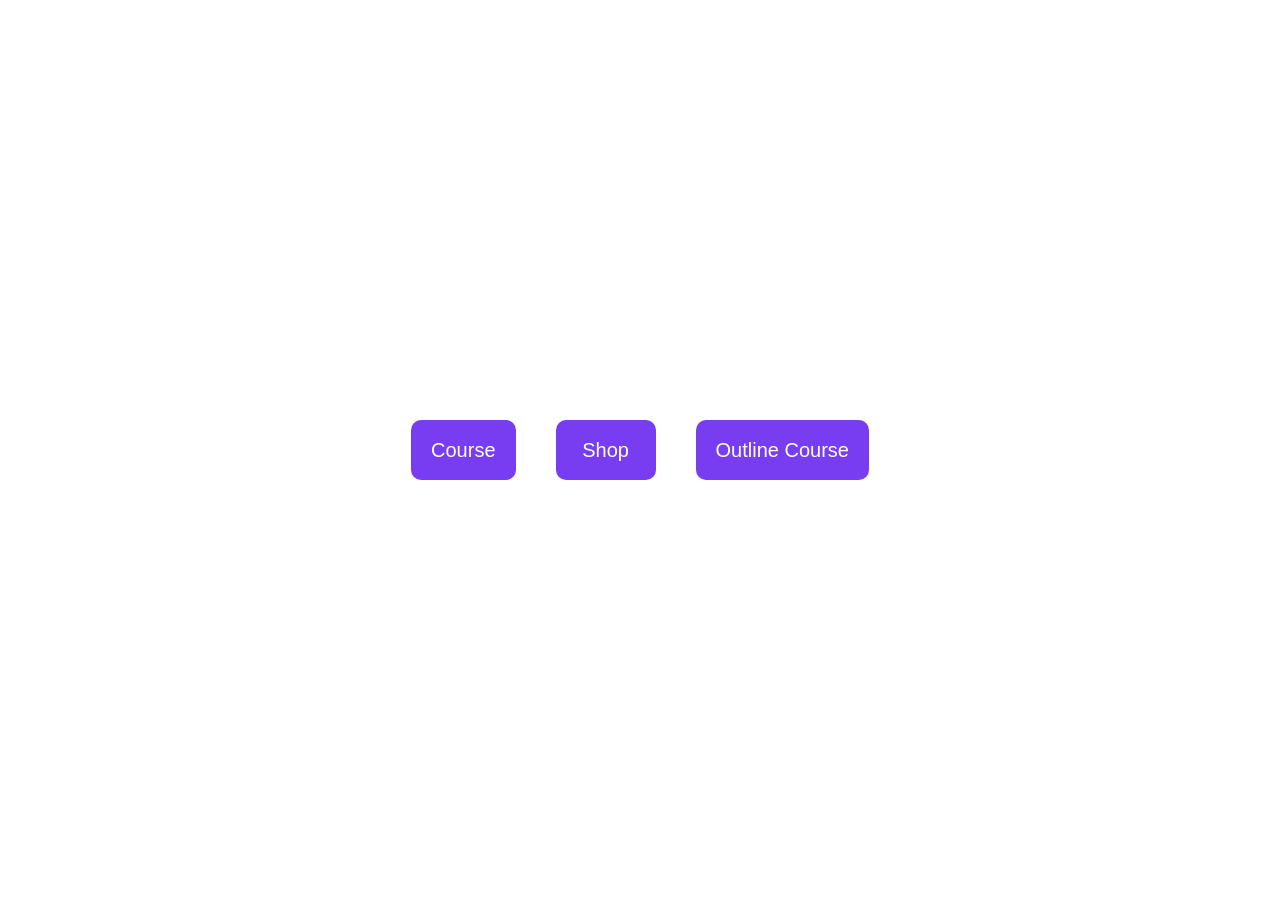
<file: index.html>
<!DOCTYPE html>
<html lang="en">
  <head>
    <meta charset="UTF-8" />
    <meta name="viewport" content="width=device-width, initial-scale=1.0" />
    <title>Main</title>
    <link rel="stylesheet" href="./assets/css/reset.css" />
    <link rel="stylesheet" href="./assets/css/style.css" />
  </head>
  <body>
    <div class="wrapper">
      <div class="container main-index">
        <ul>
          <li><a href="./course.html">Course</a></li>
          <li><a href="./shop.html">Shop</a></li>
          <li><a href="./outline-course.html">Outline Course</a></li>
        </ul>
      </div>
    </div>
  </body>
</html>
</file>
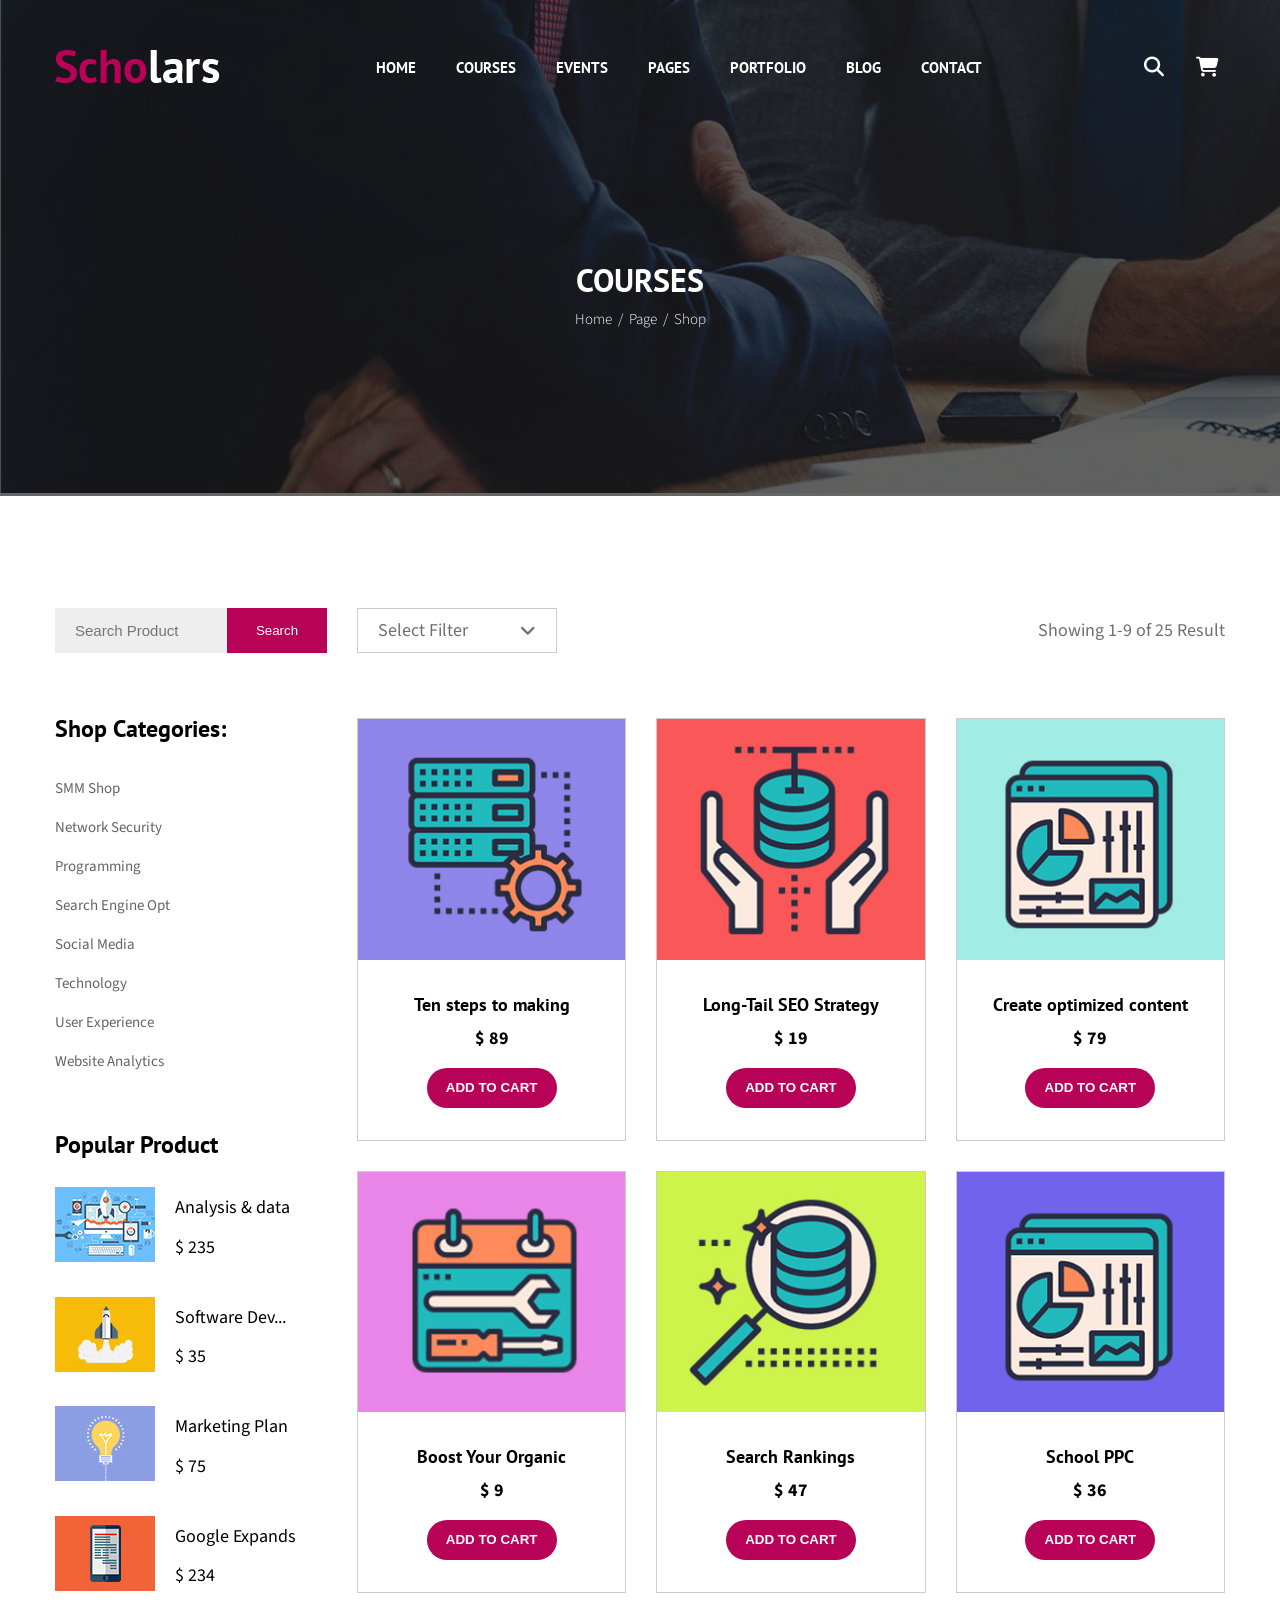
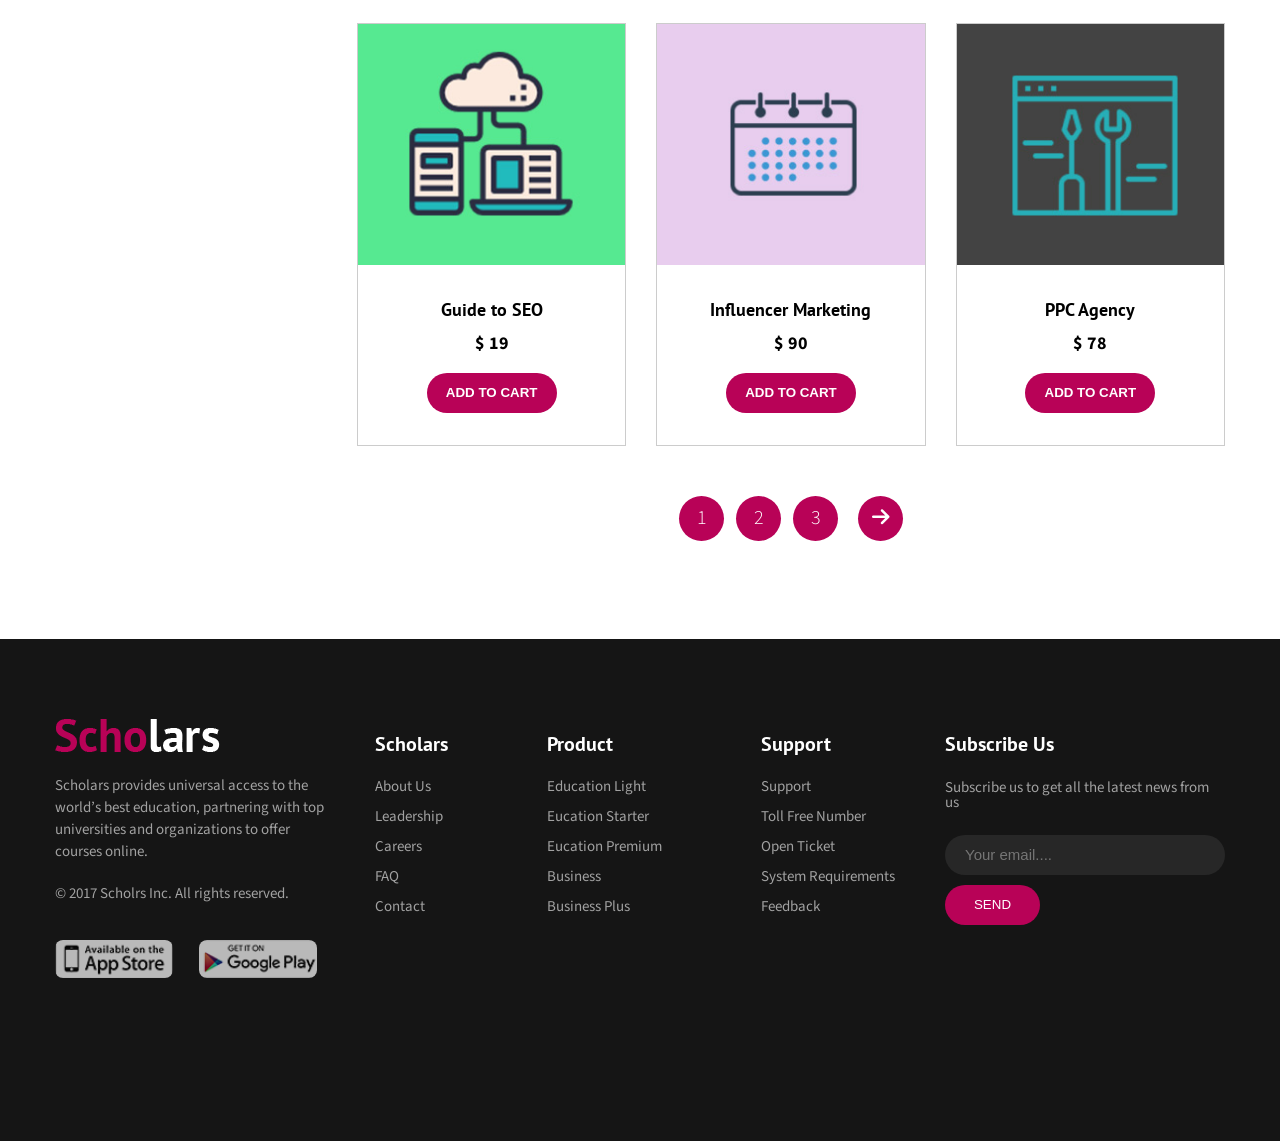
<file: blog.html>
<!DOCTYPE html>
<html lang="en">
  <head>
    <meta charset="UTF-8" />
    <meta name="viewport" content="width=device-width, initial-scale=1.0" />
    <title>Scholars - Education, University & LMS HTML Template</title>
    <link rel="stylesheet" href="./assets/css/reset.css" />
    <link rel="stylesheet" href="./assets/css/style.css" />
    <link rel="preconnect" href="https://fonts.googleapis.com" />
    <link rel="preconnect" href="https://fonts.gstatic.com" crossorigin />
    <link
      href="https://fonts.googleapis.com/css2?family=PT+Sans:ital,wght@0,400;0,700;1,400;1,700&family=Source+Sans+3:ital,wght@0,200..900;1,200..900&display=swap"
      rel="stylesheet"
    />
    <link
      rel="stylesheet"
      href="https://cdnjs.cloudflare.com/ajax/libs/font-awesome/6.7.2/css/all.min.css"
      integrity="sha512-Evv84Mr4kqVGRNSgIGL/F/aIDqQb7xQ2vcrdIwxfjThSH8CSR7PBEakCr51Ck+w+/U6swU2Im1vVX0SVk9ABhg=="
      crossorigin="anonymous"
      referrerpolicy="no-referrer"
    />
  </head>
  <body>
    <div class="wrapper">
      <div class="header">
        <div class="inner">
          <div class="container header-container">
            <div class="wrapper-header">
              <a href="#"
                ><img src="./assets/img/logo.png" alt="Logo Scholars"
              /></a>
              <div class="wrapper-nav">
                <ul class="nav-list">
                  <li><a href="#">HOME</a></li>
                  <li><a href="#">COURSES</a></li>
                  <li><a href="#">EVENTS</a></li>
                  <li><a href="#">PAGES</a></li>
                  <li><a href="#">PORTFOLIO</a></li>
                  <li><a href="#">BLOG</a></li>
                  <li><a href="#">CONTACT</a></li>
                </ul>
              </div>
              <div class="wrapper-action">
                <button><i class="fa-solid fa-magnifying-glass"></i></button>
                <button><i class="fa-solid fa-cart-shopping"></i></button>
              </div>
            </div>
            <div class="wrapper-breadcrumb">
              <h1 class="heading">COURSES</h1>
              <ul class="breadcrumb">
                <li><a href="#">Home</a></li>
                <li><a href="#">Page</a></li>
                <li>Shop</li>
              </ul>
            </div>
          </div>
        </div>
      </div>

      <main>
        <div class="container">
          <div class="inner-shop">
            <div class="shop-left">
              <form class="search-form" action="">
                <input type="text" placeholder="Search Product" />
                <button>Search</button>
              </form>

              <h2 class="title">Shop Categories:</h2>
              <ul class="categories-list">
                <li><a href="#" class="categories-item">SMM Shop</a></li>
                <li>
                  <a href="#" class="categories-item">Network Security </a>
                </li>
                <li><a href="#" class="categories-item">Programming </a></li>
                <li>
                  <a href="#" class="categories-item">Search Engine Opt</a>
                </li>
                <li><a href="#" class="categories-item">Social Media</a></li>
                <li><a href="#" class="categories-item">Technology</a></li>
                <li>
                  <a href="#" class="categories-item">User Experience </a>
                </li>
                <li>
                  <a href="#" class="categories-item">Website Analytics </a>
                </li>
              </ul>

              <h2 class="title">Popular Product</h2>
              <ul class="popular-list">
                <li>
                  <a href="#" class="popular-item">
                    <img
                      src="./assets/img/popular1.jpg"
                      alt="thumnail"
                      class="thumb-pop"
                    />
                    <div class="content">
                      <span class="name">Analysis & data</span>
                      <span class="cost">$ 235</span>
                    </div>
                  </a>
                </li>
                <li>
                  <a href="#" class="popular-item">
                    <img
                      src="./assets/img/popular2.jpg"
                      alt="thumnail"
                      class="thumb-pop"
                    />
                    <div class="content">
                      <span class="name">Software Dev...</span>
                      <span class="cost">$ 35</span>
                    </div>
                  </a>
                </li>
                <li>
                  <a href="#" class="popular-item">
                    <img
                      src="./assets/img/popular3.jpg"
                      alt="thumnail"
                      class="thumb-pop"
                    />
                    <div class="content">
                      <span class="name">Marketing Plan</span>
                      <span class="cost">$ 75</span>
                    </div>
                  </a>
                </li>
                <li>
                  <a href="#" class="popular-item">
                    <img
                      src="./assets/img/popular4.jpg"
                      alt="thumnail"
                      class="thumb-pop"
                    />
                    <div class="content">
                      <span class="name">Google Expands </span>
                      <span class="cost">$ 234</span>
                    </div>
                  </a>
                </li>
              </ul>
            </div>
            <div class="shop-main">
              <div class="filter-box">
                <a href="" class="filter">
                  Select Filter
                  <i class="fa-solid fa-angle-down"></i>
                </a>
                <span>Showing 1-9 of 25 Result</span>
              </div>

              <ul class="product-list">
                <li class="product-item">
                  <a href="" class="img-thumb">
                    <img src="./assets/img/product1.jpg" alt="product" />
                  </a>
                  <div class="info">
                    <h3 class="name">Ten steps to making</h3>
                    <span class="cost">$ 89</span>
                    <button class="btn btn-cost btn-product">
                      Add to cart
                    </button>
                  </div>
                </li>
                <li class="product-item">
                  <a href="" class="img-thumb">
                    <img src="./assets/img/product2.jpg" alt="product" />
                  </a>
                  <div class="info">
                    <h3 class="name">Long-Tail SEO Strategy</h3>
                    <span class="cost">$ 19</span>
                    <button class="btn btn-cost btn-product">
                      Add to cart
                    </button>
                  </div>
                </li>
                <li class="product-item">
                  <a href="" class="img-thumb">
                    <img src="./assets/img/product3.jpg" alt="product" />
                  </a>
                  <div class="info">
                    <h3 class="name">Create optimized content</h3>
                    <span class="cost">$ 79</span>
                    <button class="btn btn-cost btn-product">
                      Add to cart
                    </button>
                  </div>
                </li>
                <li class="product-item">
                  <a href="" class="img-thumb">
                    <img src="./assets/img/product4.jpg" alt="product" />
                  </a>
                  <div class="info">
                    <h3 class="name">Boost Your Organic</h3>
                    <span class="cost">$ 9</span>
                    <button class="btn btn-cost btn-product">
                      Add to cart
                    </button>
                  </div>
                </li>
                <li class="product-item">
                  <a href="" class="img-thumb">
                    <img src="./assets/img/product5.jpg" alt="product" />
                  </a>
                  <div class="info">
                    <h3 class="name">Search Rankings</h3>
                    <span class="cost">$ 47</span>
                    <button class="btn btn-cost btn-product">
                      Add to cart
                    </button>
                  </div>
                </li>
                <li class="product-item">
                  <a href="" class="img-thumb">
                    <img src="./assets/img/product6.jpg" alt="product" />
                  </a>
                  <div class="info">
                    <h3 class="name">School PPC</h3>
                    <span class="cost">$ 36</span>
                    <button class="btn btn-cost btn-product">
                      Add to cart
                    </button>
                  </div>
                </li>
                <li class="product-item">
                  <a href="" class="img-thumb">
                    <img src="./assets/img/product7.jpg" alt="product" />
                  </a>
                  <div class="info">
                    <h3 class="name">Guide to SEO</h3>
                    <span class="cost">$ 19</span>
                    <button class="btn btn-cost btn-product">
                      Add to cart
                    </button>
                  </div>
                </li>
                <li class="product-item">
                  <a href="" class="img-thumb">
                    <img src="./assets/img/product8.jpg" alt="product" />
                  </a>
                  <div class="info">
                    <h3 class="name">Influencer Marketing</h3>
                    <span class="cost">$ 90</span>
                    <button class="btn btn-cost btn-product">
                      Add to cart
                    </button>
                  </div>
                </li>
                <li class="product-item">
                  <a href="" class="img-thumb">
                    <img src="./assets/img/product9.jpg" alt="product" />
                  </a>
                  <div class="info">
                    <h3 class="name">PPC Agency</h3>
                    <span class="cost">$ 78</span>
                    <button class="btn btn-cost btn-product">
                      Add to cart
                    </button>
                  </div>
                </li>
              </ul>
              <ul class="shop-pagination">
                <li><a href="#" class="btn btn-cost btn-shoppage">1</a></li>
                <li><a href="#" class="btn btn-cost btn-shoppage">2</a></li>
                <li><a href="#" class="btn btn-cost btn-shoppage">3</a></li>
                <li>
                  <a href="#" class="btn btn-cost btn-shoppage">
                    <i class="fa-solid fa-arrow-right"></i>
                  </a>
                </li>
              </ul>
            </div>
          </div>
        </div>
      </main>

      <div class="footer">
        <div class="container">
          <div class="inner">
            <div class="footer-about">
              <a href="#"
                ><img class="logo" src="./assets/img/logo.png" alt="logo"
              /></a>
              <p>
                Scholars provides universal access to the world’s best
                education, partnering with top universities and organizations to
                offer courses online.
              </p>
              <p>&copy; 2017 Scholrs Inc. All rights reserved.</p>
              <div class="download-img">
                <a href="#"
                  ><img
                    class="app"
                    src="./assets/img/android.png"
                    alt="android"
                /></a>
                <a href="#"
                  ><img class="app" src="./assets/img/apple.png" alt="apple"
                /></a>
              </div>
            </div>
            <div class="footer-menu">
              <div>
                <h4 class="menu-title">Scholars</h4>
                <ul class="menu-list">
                  <li><a href="#">About Us</a></li>
                  <li><a href="#">Leadership</a></li>
                  <li><a href="#">Careers</a></li>
                  <li><a href="#">FAQ</a></li>
                  <li><a href="#">Contact</a></li>
                </ul>
              </div>
              <div>
                <h4 class="menu-title">Product</h4>
                <ul class="menu-list">
                  <li><a href="#">Education Light</a></li>
                  <li><a href="#">Eucation Starter</a></li>
                  <li><a href="#">Eucation Premium</a></li>
                  <li><a href="#">Business</a></li>
                  <li><a href="#">Business Plus</a></li>
                </ul>
              </div>
              <div>
                <h4 class="menu-title">Support</h4>
                <ul class="menu-list">
                  <li><a href="#">Support</a></li>
                  <li><a href="#">Toll Free Number</a></li>
                  <li><a href="#">Open Ticket</a></li>
                  <li><a href="#">System Requirements</a></li>
                  <li><a href="#">Feedback</a></li>
                </ul>
              </div>
            </div>
            <div class="footer-sub">
              <h4 class="menu-title">Subscribe Us</h4>
              <span>Subscribe us to get all the latest news from us</span>

              <form class="footer-mail" action="">
                <input type="email" placeholder="Your email...." />
              </form>
              <button class="btn btn-mail">send</button>
            </div>
          </div>
        </div>
      </div>
    </div>
  </body>
</html>
</file>
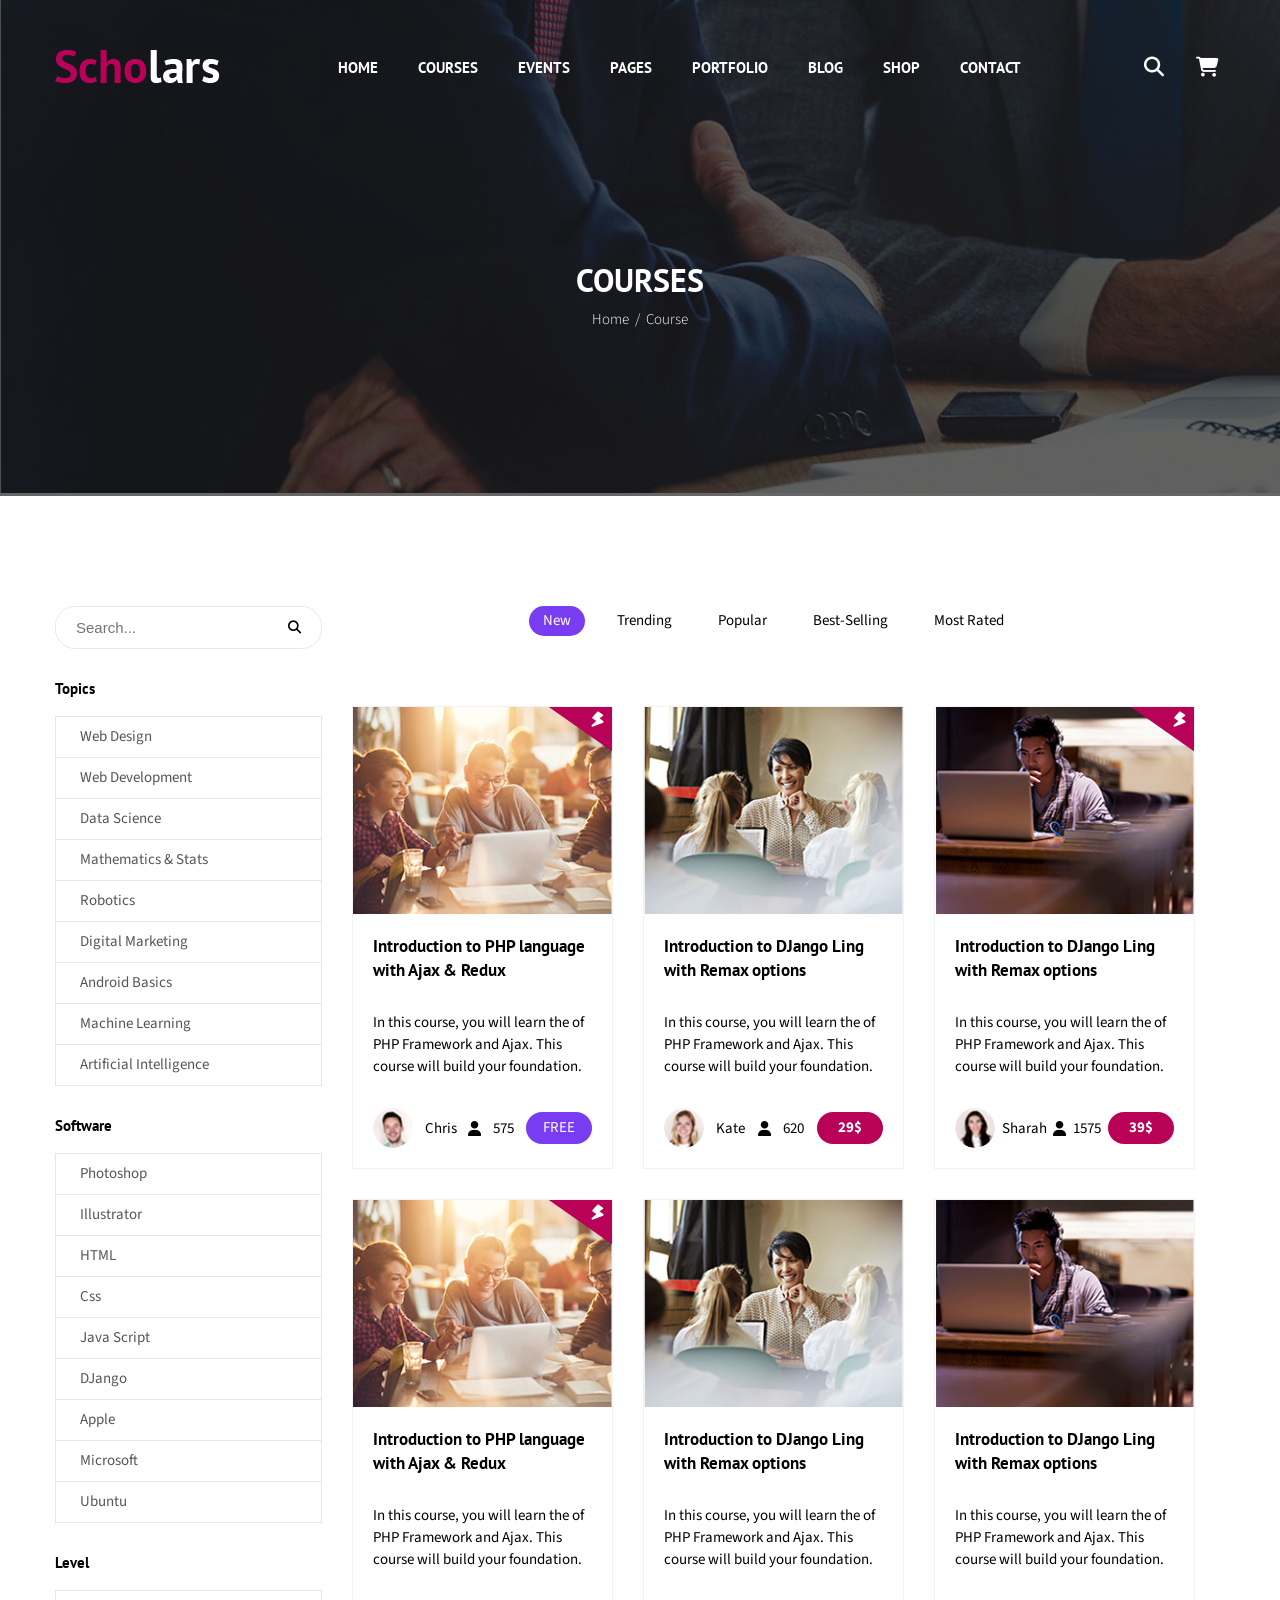
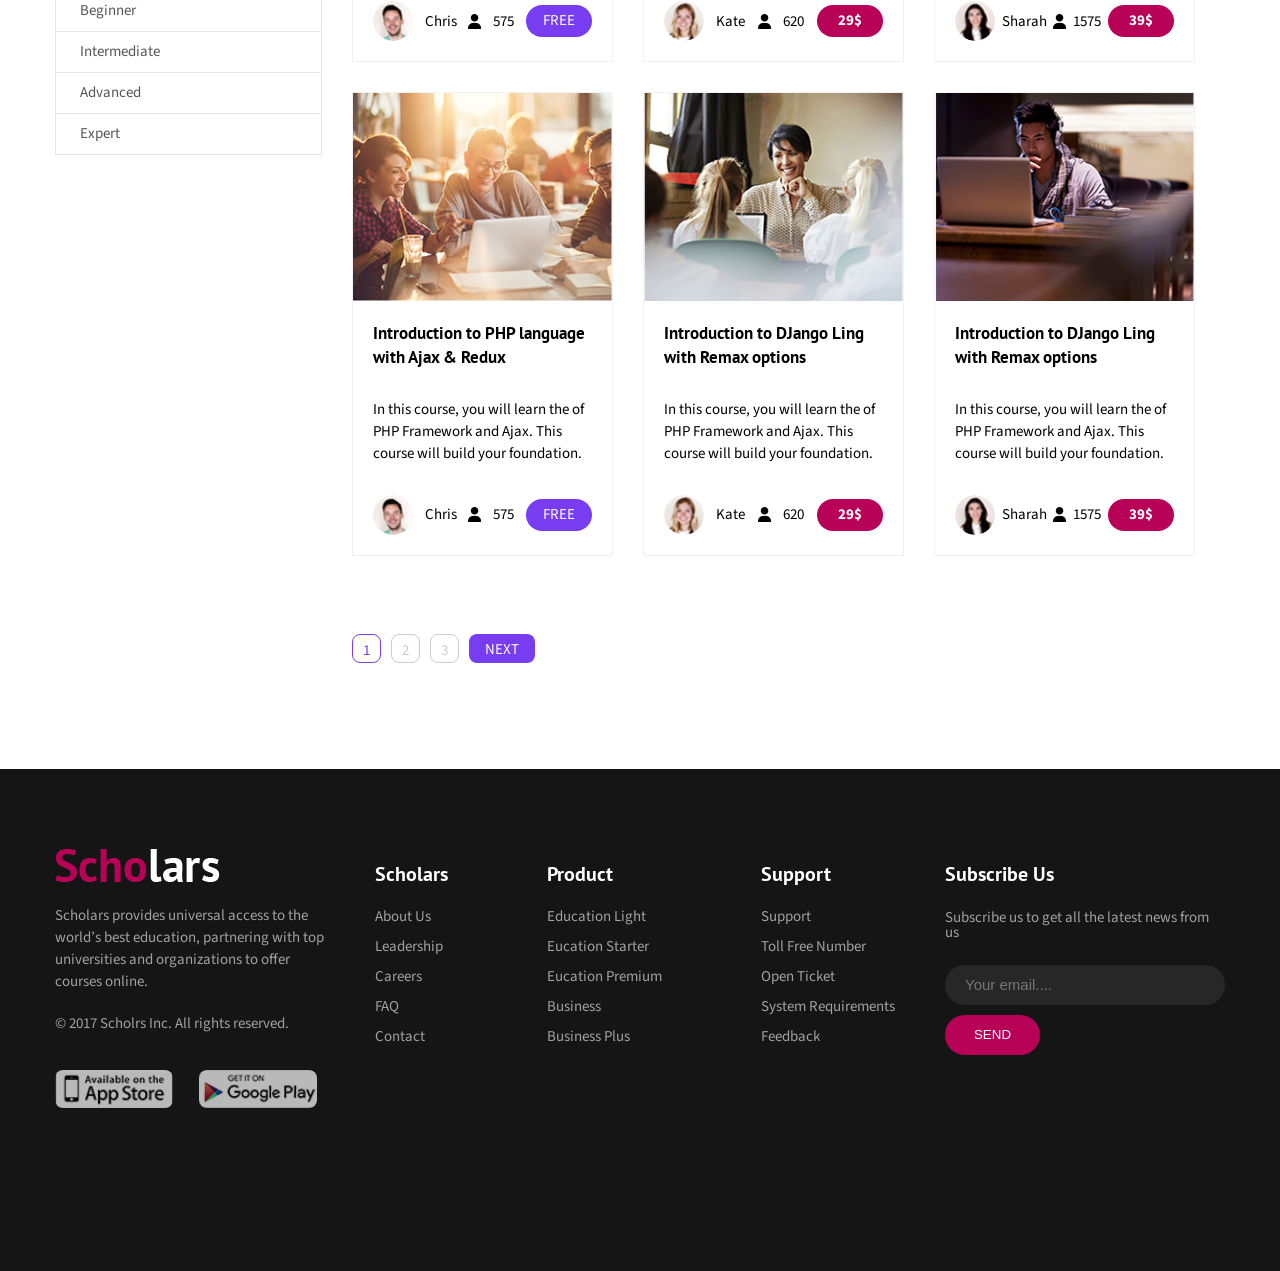
<file: course.html>
<!DOCTYPE html>
<html lang="en">
  <head>
    <meta charset="UTF-8" />
    <meta name="viewport" content="width=device-width, initial-scale=1.0" />
    <title>Scholars</title>
    <link rel="stylesheet" href="./assets/css/reset.css" />
    <link rel="stylesheet" href="./assets/css/style.css" />
    <link rel="preconnect" href="https://fonts.googleapis.com" />
    <link rel="preconnect" href="https://fonts.gstatic.com" crossorigin />
    <link
      href="https://fonts.googleapis.com/css2?family=PT+Sans:ital,wght@0,400;0,700;1,400;1,700&family=Source+Sans+3:ital,wght@0,200..900;1,200..900&display=swap"
      rel="stylesheet"
    />
    <link
      rel="stylesheet"
      href="https://cdnjs.cloudflare.com/ajax/libs/font-awesome/6.7.2/css/all.min.css"
      integrity="sha512-Evv84Mr4kqVGRNSgIGL/F/aIDqQb7xQ2vcrdIwxfjThSH8CSR7PBEakCr51Ck+w+/U6swU2Im1vVX0SVk9ABhg=="
      crossorigin="anonymous"
      referrerpolicy="no-referrer"
    />
  </head>
  <body>
    <div class="wrapper">
      <div class="header">
        <div class="inner">
          <div class="container header-container">
            <div class="wrapper-header">
              <a href="./index.html"
                ><img src="./assets/img/logo.png" alt="Logo Scholars"
              /></a>
              <div class="wrapper-nav">
                <ul class="nav-list">
                  <li>
                    <a href="./index.html"> HOME </a>
                    <ul class="nav-sublist">
                      <li>
                        <a href="#" class="sublist-item">Home Version One</a>
                      </li>
                      <li>
                        <a href="#" class="sublist-item">Home Version Two</a>
                      </li>
                      <li>
                        <a href="#" class="sublist-item"
                          >Home Video Background</a
                        >
                      </li>
                    </ul>
                  </li>
                  <li>
                    <a href="#">COURSES</a>
                    <ul class="nav-sublist">
                      <li>
                        <a href="#" class="sublist-item">Coruse colum 2</a>
                      </li>
                      <li>
                        <a href="#" class="sublist-item">Coruse colum 3</a>
                      </li>
                      <li>
                        <a href="#" class="sublist-item">Coruse details</a>
                      </li>
                    </ul>
                  </li>
                  <li>
                    <a href="#">EVENTS</a>
                    <ul class="nav-sublist">
                      <li>
                        <a href="#" class="sublist-item">Event list</a>
                      </li>
                      <li>
                        <a href="#" class="sublist-item">Event grid</a>
                      </li>
                      <li>
                        <a href="#" class="sublist-item">event single</a>
                      </li>
                    </ul>
                  </li>
                  <li>
                    <a href="#">PAGES</a>
                    <ul class="nav-sublist">
                      <li><a href="#" class="sublist-item">Our teachers</a></li>
                      <li>
                        <a href="#" class="sublist-item">teachers profile</a>
                      </li>
                      <li><a href="#" class="sublist-item">About Us</a></li>
                      <li><a href="#" class="sublist-item">Error page</a></li>
                      <li><a href="#" class="sublist-item">FAQ Page</a></li>
                      <li><a href="#" class="sublist-item">Login</a></li>
                      <li><a href="#" class="sublist-item">sign up</a></li>
                    </ul>
                  </li>
                  <li>
                    <a href="#">PORTFOLIO</a>
                    <ul class="nav-sublist">
                      <li>
                        <a href="#" class="sublist-item">portfolio 2 column</a>
                      </li>
                      <li>
                        <a href="#" class="sublist-item">portfolio 3 column</a>
                      </li>
                      <li>
                        <a href="#" class="sublist-item">portfolio 4 column</a>
                      </li>
                    </ul>
                  </li>
                  <li>
                    <a href="#">BLOG</a>
                    <ul class="nav-sublist">
                      <li><a href="#" class="sublist-item">Blog page</a></li>
                      <li>
                        <a href="#" class="sublist-item">Block details</a>
                      </li>
                    </ul>
                  </li>
                  <li>
                    <a href="./shop.html">Shop</a>
                    <ul class="nav-sublist">
                      <li><a href="#" class="sublist-item">Shop page</a></li>
                      <li>
                        <a href="#" class="sublist-item">shop details</a>
                      </li>
                    </ul>
                  </li>
                  <li><a href="#">CONTACT</a></li>
                </ul>
              </div>
              <div class="wrapper-action">
                <button><i class="fa-solid fa-magnifying-glass"></i></button>
                <button><i class="fa-solid fa-cart-shopping"></i></button>
              </div>
            </div>
            <div class="wrapper-breadcrumb">
              <h1 class="heading">COURSES</h1>
              <ul class="breadcrumb">
                <li><a href="./index.html">Home</a></li>
                <li>Course</li>
              </ul>
            </div>
          </div>
        </div>
      </div>

      <div class="main">
        <div class="container">
          <div class="inner">
            <div class="main-left">
              <form class="form-search" action="">
                <input type="text" placeholder="Search..." />
                <button><i class="fa-solid fa-magnifying-glass"></i></button>
              </form>

              <h2 class="menu-title">Topics</h2>
              <ul class="menu-sidebar">
                <li><a href="#" class="sidebar-item">Web Design</a></li>
                <li><a href="#" class="sidebar-item">Web Development</a></li>
                <li><a href="#" class="sidebar-item">Data Science</a></li>
                <li>
                  <a href="#" class="sidebar-item">Mathematics & Stats</a>
                </li>
                <li><a href="#" class="sidebar-item">Robotics</a></li>
                <li><a href="#" class="sidebar-item">Digital Marketing</a></li>
                <li><a href="#" class="sidebar-item">Android Basics</a></li>
                <li><a href="#" class="sidebar-item">Machine Learning</a></li>
                <li>
                  <a href="#" class="sidebar-item">Artificial Intelligence</a>
                </li>
              </ul>

              <h2 class="menu-title">Software</h2>
              <ul class="menu-sidebar">
                <li><a href="#" class="sidebar-item">Photoshop</a></li>
                <li><a href="#" class="sidebar-item">Illustrator</a></li>
                <li><a href="#" class="sidebar-item">HTML</a></li>
                <li>
                  <a href="#" class="sidebar-item">Css</a>
                </li>
                <li><a href="#" class="sidebar-item">Java Script</a></li>
                <li><a href="#" class="sidebar-item">DJango</a></li>
                <li><a href="#" class="sidebar-item">Apple</a></li>
                <li><a href="#" class="sidebar-item">Microsoft</a></li>
                <li>
                  <a href="#" class="sidebar-item">Ubuntu</a>
                </li>
              </ul>

              <h2 class="menu-title">Level</h2>
              <ul class="menu-sidebar">
                <li><a href="#" class="sidebar-item">Beginner</a></li>
                <li><a href="#" class="sidebar-item">Intermediate</a></li>
                <li><a href="#" class="sidebar-item">Advanced</a></li>
                <li>
                  <a href="#" class="sidebar-item">Expert</a>
                </li>
              </ul>
            </div>
            <div class="main-content">
              <ul class="topics">
                <li class="active"><a href="#">New</a></li>
                <li><a href="#">Trending</a></li>
                <li><a href="#">Popular</a></li>
                <li><a href="#">Best-Selling</a></li>
                <li><a href="#">Most Rated</a></li>
              </ul>

              <div class="course-list">
                <div class="course-item">
                  <a href="" class="thumbnail course-sale"
                    ><img
                      class="thumb"
                      src="./assets/img/./item1.jpg"
                      alt="course item"
                  /></a>
                  <div class="info">
                    <h3 class="title">
                      Introduction to PHP language with Ajax & Redux
                    </h3>
                    <p class="desc">
                      In this course, you will learn the of PHP Framework and
                      Ajax. This course will build your foundation.
                    </p>
                    <div class="bottom">
                      <img
                        src="./assets/img/t1.jpg"
                        alt="avatar"
                        class="avatar"
                      /><span>Chris</span><i class="fa-solid fa-user"></i
                      ><span>575</span><a href="" class="btn btn-free">free</a>
                    </div>
                  </div>
                </div>
                <div class="course-item">
                  <a href="" class="thumbnail"
                    ><img
                      class="thumb"
                      src="./assets/img/./item2.jpg"
                      alt="course item"
                  /></a>
                  <div class="info">
                    <h3 class="title">
                      Introduction to DJango Ling with Remax options
                    </h3>
                    <p class="desc">
                      In this course, you will learn the of PHP Framework and
                      Ajax. This course will build your foundation.
                    </p>
                    <div class="bottom">
                      <img
                        src="./assets/img/t2.jpg"
                        alt="avatar"
                        class="avatar"
                      /><span>Kate</span><i class="fa-solid fa-user"></i
                      ><span>620</span><a href="" class="btn btn-cost">29$</a>
                    </div>
                  </div>
                </div>
                <div class="course-item">
                  <a href="" class="thumbnail course-sale"
                    ><img
                      class="thumb"
                      src="./assets/img/./item3.jpg"
                      alt="course item"
                  /></a>
                  <div class="info">
                    <h3 class="title">
                      Introduction to DJango Ling with Remax options
                    </h3>
                    <p class="desc">
                      In this course, you will learn the of PHP Framework and
                      Ajax. This course will build your foundation.
                    </p>
                    <div class="bottom">
                      <img
                        src="./assets/img/t3.jpg"
                        alt="avatar"
                        class="avatar"
                      /><span>Sharah</span><i class="fa-solid fa-user"></i
                      ><span>1575</span><a href="" class="btn btn-cost">39$</a>
                    </div>
                  </div>
                </div>
                <div class="course-item">
                  <a href="" class="thumbnail course-sale"
                    ><img
                      class="thumb"
                      src="./assets/img/./item1.jpg"
                      alt="course item"
                  /></a>
                  <div class="info">
                    <h3 class="title">
                      Introduction to PHP language with Ajax & Redux
                    </h3>
                    <p class="desc">
                      In this course, you will learn the of PHP Framework and
                      Ajax. This course will build your foundation.
                    </p>
                    <div class="bottom">
                      <img
                        src="./assets/img/t1.jpg"
                        alt="avatar"
                        class="avatar"
                      /><span>Chris</span><i class="fa-solid fa-user"></i
                      ><span>575</span><a href="" class="btn btn-free">free</a>
                    </div>
                  </div>
                </div>
                <div class="course-item">
                  <a href="" class="thumbnail"
                    ><img
                      class="thumb"
                      src="./assets/img/./item2.jpg"
                      alt="course item"
                  /></a>
                  <div class="info">
                    <h3 class="title">
                      Introduction to DJango Ling with Remax options
                    </h3>
                    <p class="desc">
                      In this course, you will learn the of PHP Framework and
                      Ajax. This course will build your foundation.
                    </p>
                    <div class="bottom">
                      <img
                        src="./assets/img/t2.jpg"
                        alt="avatar"
                        class="avatar"
                      /><span>Kate</span><i class="fa-solid fa-user"></i
                      ><span>620</span><a href="" class="btn btn-cost">29$</a>
                    </div>
                  </div>
                </div>
                <div class="course-item">
                  <a href="" class="thumbnail"
                    ><img
                      class="thumb"
                      src="./assets/img/./item3.jpg"
                      alt="course item"
                  /></a>
                  <div class="info">
                    <h3 class="title">
                      Introduction to DJango Ling with Remax options
                    </h3>
                    <p class="desc">
                      In this course, you will learn the of PHP Framework and
                      Ajax. This course will build your foundation.
                    </p>
                    <div class="bottom">
                      <img
                        src="./assets/img/t3.jpg"
                        alt="avatar"
                        class="avatar"
                      /><span>Sharah</span><i class="fa-solid fa-user"></i
                      ><span>1575</span><a href="" class="btn btn-cost">39$</a>
                    </div>
                  </div>
                </div>
                <div class="course-item">
                  <a href="" class="thumbnail"
                    ><img
                      class="thumb"
                      src="./assets/img/./item1.jpg"
                      alt="course item"
                  /></a>
                  <div class="info">
                    <h3 class="title">
                      Introduction to PHP language with Ajax & Redux
                    </h3>
                    <p class="desc">
                      In this course, you will learn the of PHP Framework and
                      Ajax. This course will build your foundation.
                    </p>
                    <div class="bottom">
                      <img
                        src="./assets/img/t1.jpg"
                        alt="avatar"
                        class="avatar"
                      /><span>Chris</span><i class="fa-solid fa-user"></i
                      ><span>575</span><a href="" class="btn btn-free">free</a>
                    </div>
                  </div>
                </div>
                <div class="course-item">
                  <a href="" class="thumbnail"
                    ><img
                      class="thumb"
                      src="./assets/img/./item2.jpg"
                      alt="course item"
                  /></a>
                  <div class="info">
                    <h3 class="title">
                      Introduction to DJango Ling with Remax options
                    </h3>
                    <p class="desc">
                      In this course, you will learn the of PHP Framework and
                      Ajax. This course will build your foundation.
                    </p>
                    <div class="bottom">
                      <img
                        src="./assets/img/t2.jpg"
                        alt="avatar"
                        class="avatar"
                      /><span>Kate</span><i class="fa-solid fa-user"></i
                      ><span>620</span><a href="" class="btn btn-cost">29$</a>
                    </div>
                  </div>
                </div>
                <div class="course-item">
                  <a href="" class="thumbnail"
                    ><img
                      class="thumb"
                      src="./assets/img/./item3.jpg"
                      alt="course item"
                  /></a>
                  <div class="info">
                    <h3 class="title">
                      Introduction to DJango Ling with Remax options
                    </h3>
                    <p class="desc">
                      In this course, you will learn the of PHP Framework and
                      Ajax. This course will build your foundation.
                    </p>
                    <div class="bottom">
                      <img
                        src="./assets/img/t3.jpg"
                        alt="avatar"
                        class="avatar"
                      /><span>Sharah</span><i class="fa-solid fa-user"></i
                      ><span>1575</span><a href="" class="btn btn-cost">39$</a>
                    </div>
                  </div>
                </div>
              </div>

              <ul class="course-pagination">
                <li>
                  <a href="" class="btn btn-page page-active">1</a>
                </li>
                <li><a href="" class="btn btn-page">2</a></li>
                <li><a href="" class="btn btn-page">3</a></li>
                <li><a href="" class="btn btn-next">next</a></li>
              </ul>
            </div>
          </div>
        </div>
      </div>

      <div class="footer">
        <div class="container">
          <div class="inner">
            <div class="footer-about">
              <a href="./index.html"
                ><img class="logo" src="./assets/img/logo.png" alt="logo"
              /></a>
              <p>
                Scholars provides universal access to the world’s best
                education, partnering with top universities and organizations to
                offer courses online.
              </p>
              <p>&copy; 2017 Scholrs Inc. All rights reserved.</p>
              <div class="download-img">
                <a href="#"
                  ><img
                    class="app"
                    src="./assets/img/android.png"
                    alt="android"
                /></a>
                <a href="#"
                  ><img class="app" src="./assets/img/apple.png" alt="apple"
                /></a>
              </div>
            </div>
            <div class="footer-menu">
              <div>
                <h4 class="menu-title">Scholars</h4>
                <ul class="menu-list">
                  <li><a href="#">About Us</a></li>
                  <li><a href="#">Leadership</a></li>
                  <li><a href="#">Careers</a></li>
                  <li><a href="#">FAQ</a></li>
                  <li><a href="#">Contact</a></li>
                </ul>
              </div>
              <div>
                <h4 class="menu-title">Product</h4>
                <ul class="menu-list">
                  <li><a href="#">Education Light</a></li>
                  <li><a href="#">Eucation Starter</a></li>
                  <li><a href="#">Eucation Premium</a></li>
                  <li><a href="#">Business</a></li>
                  <li><a href="#">Business Plus</a></li>
                </ul>
              </div>
              <div>
                <h4 class="menu-title">Support</h4>
                <ul class="menu-list">
                  <li><a href="#">Support</a></li>
                  <li><a href="#">Toll Free Number</a></li>
                  <li><a href="#">Open Ticket</a></li>
                  <li><a href="#">System Requirements</a></li>
                  <li><a href="#">Feedback</a></li>
                </ul>
              </div>
            </div>
            <div class="footer-sub">
              <h4 class="menu-title">Subscribe Us</h4>
              <span>Subscribe us to get all the latest news from us</span>

              <form class="footer-mail" action="">
                <input type="email" placeholder="Your email...." />
              </form>
              <button class="btn btn-mail">send</button>
            </div>
          </div>
        </div>
      </div>
    </div>
  </body>
</html>
</file>
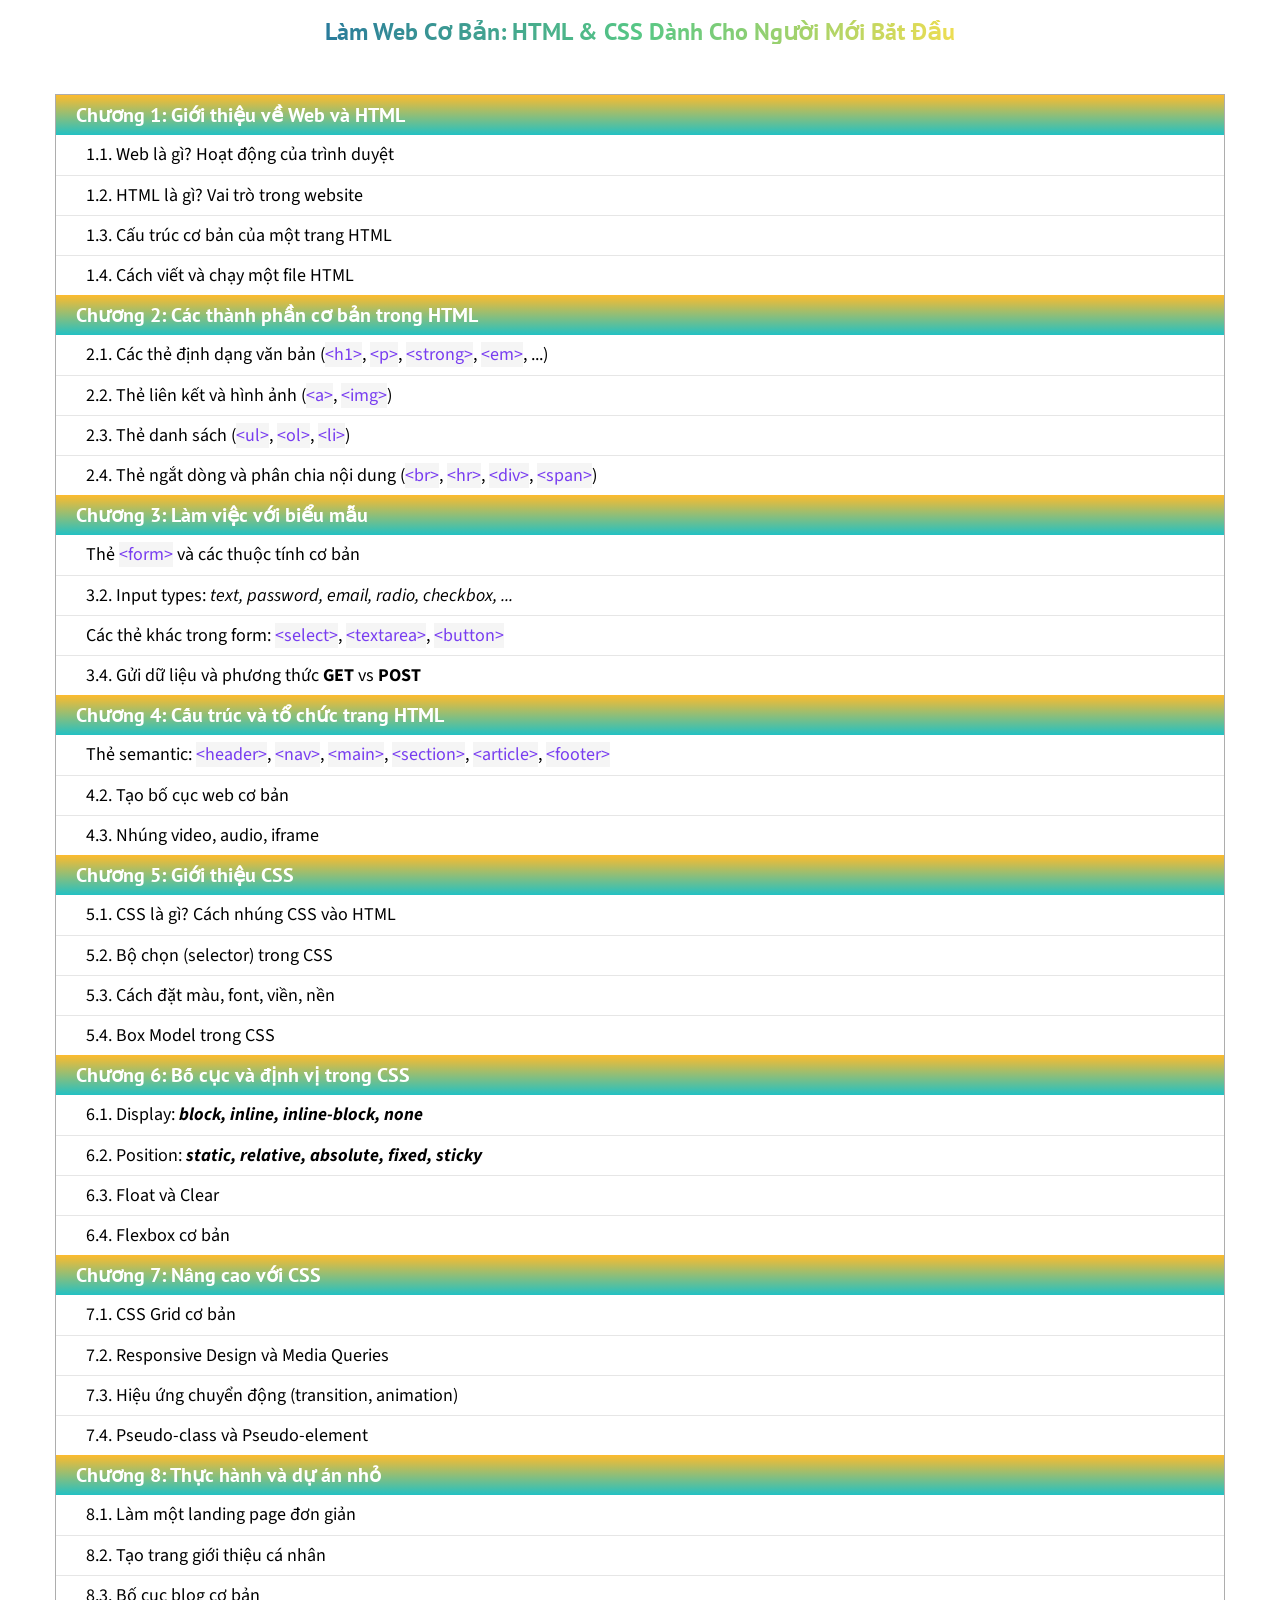
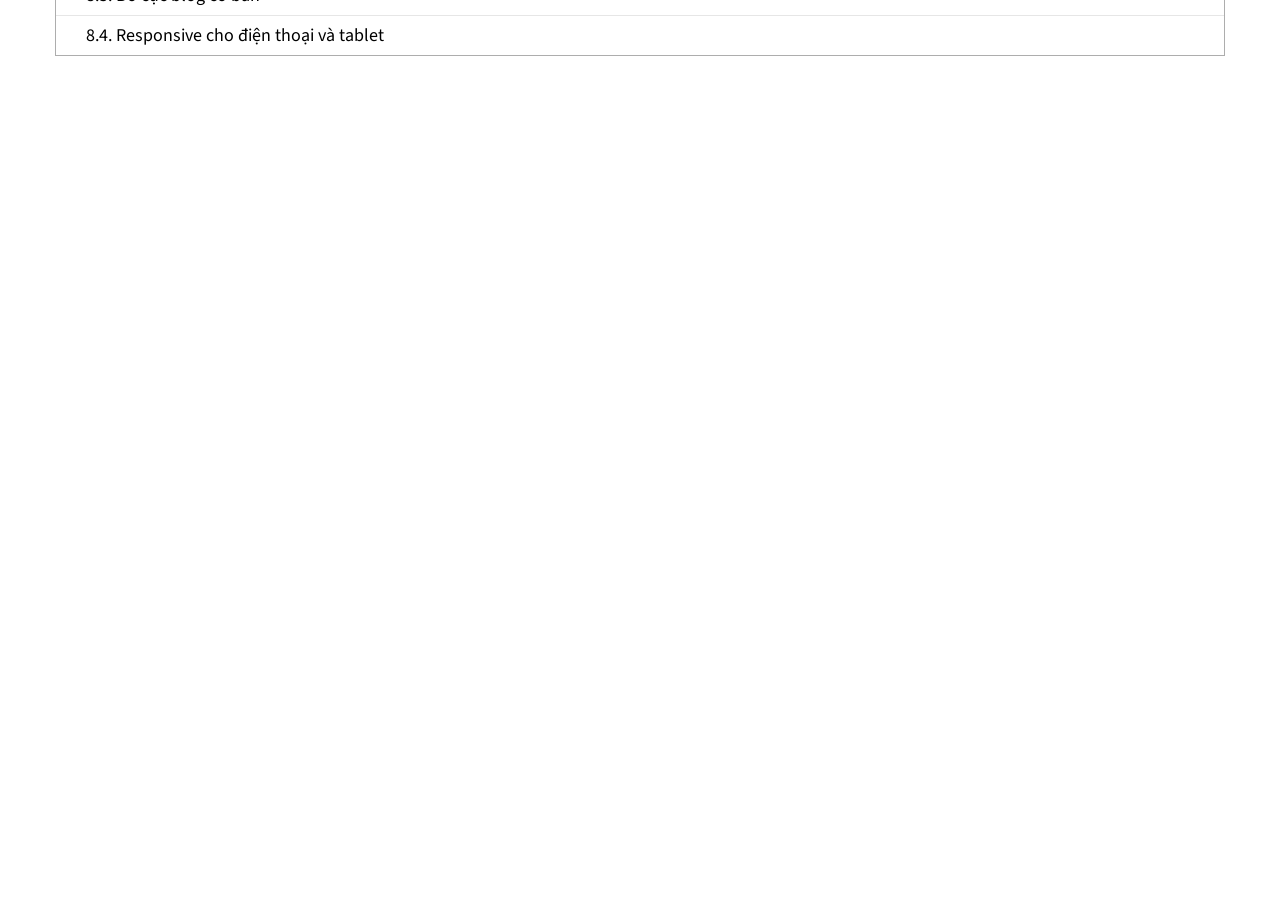
<file: outline-course.html>
<!DOCTYPE html>
<html lang="vi">
  <head>
    <meta charset="UTF-8" />
    <meta name="viewport" content="width=device-width, initial-scale=1.0" />
    <title>Outline Course</title>
    <link rel="stylesheet" href="./assets/css/reset.css" />
    <link rel="stylesheet" href="./assets/css/style.css" />
    <link rel="preconnect" href="https://fonts.googleapis.com" />
    <link rel="preconnect" href="https://fonts.gstatic.com" crossorigin />
    <link
      href="https://fonts.googleapis.com/css2?family=PT+Sans:ital,wght@0,400;0,700;1,400;1,700&family=Source+Sans+3:ital,wght@0,200..900;1,200..900&display=swap"
      rel="stylesheet"
    />
    <link
      rel="stylesheet"
      href="https://cdnjs.cloudflare.com/ajax/libs/font-awesome/6.7.2/css/all.min.css"
      integrity="sha512-Evv84Mr4kqVGRNSgIGL/F/aIDqQb7xQ2vcrdIwxfjThSH8CSR7PBEakCr51Ck+w+/U6swU2Im1vVX0SVk9ABhg=="
      crossorigin="anonymous"
      referrerpolicy="no-referrer"
    />
  </head>
  <body>
    <div class="wrapper">
      <div class="container outline-container">
        <h1>Làm Web Cơ Bản: HTML & CSS Dành Cho Người Mới Bắt Đầu</h1>
        <ul class="list-chapter">
          <li class="chapter">
            <h2>Chương 1: Giới thiệu về Web và HTML</h2>
            <ul class="sub-chapter">
              <li>1.1. Web là gì? Hoạt động của trình duyệt</li>
              <li>1.2. HTML là gì? Vai trò trong website</li>
              <li>1.3. Cấu trúc cơ bản của một trang HTML</li>
              <li>1.4. Cách viết và chạy một file HTML</li>
            </ul>
          </li>
          <li class="chapter">
            <h2>Chương 2: Các thành phần cơ bản trong HTML</h2>
            <ul class="sub-chapter">
              <li>
                2.1. Các thẻ định dạng văn bản (<span>&lt;h1&gt;</span>,
                <span>&lt;p&gt;</span>, <span>&lt;strong&gt;</span>,
                <span>&lt;em&gt;</span>, ...)
              </li>
              <li>
                2.2. Thẻ liên kết và hình ảnh (<span>&lt;a&gt;</span>,
                <span>&lt;img&gt;</span>)
              </li>
              <li>
                2.3. Thẻ danh sách (<span>&lt;ul&gt;</span>,
                <span>&lt;ol&gt;</span>, <span>&lt;li&gt;</span>)
              </li>
              <li>
                2.4. Thẻ ngắt dòng và phân chia nội dung
                (<span>&lt;br&gt;</span>, <span>&lt;hr&gt;</span>,
                <span>&lt;div&gt;</span>, <span>&lt;span&gt;</span>)
              </li>
            </ul>
          </li>
          <li class="chapter">
            <h2>Chương 3: Làm việc với biểu mẫu</h2>
            <ul class="sub-chapter">
              <li>Thẻ <span>&lt;form&gt;</span> và các thuộc tính cơ bản</li>
              <li>
                3.2. Input types:
                <em>text, password, email, radio, checkbox, ...</em>
              </li>
              <li>
                Các thẻ khác trong form: <span>&lt;select&gt;</span>,
                <span>&lt;textarea&gt;</span>, <span>&lt;button&gt;</span>
              </li>
              <li>
                3.4. Gửi dữ liệu và phương thức <strong>GET</strong> vs
                <strong>POST</strong>
              </li>
            </ul>
          </li>
          <li class="chapter">
            <h2>Chương 4: Cấu trúc và tổ chức trang HTML</h2>
            <ul class="sub-chapter">
              <li>
                Thẻ semantic: <span>&lt;header&gt;</span>,
                <span>&lt;nav&gt;</span>, <span>&lt;main&gt;</span>,
                <span>&lt;section&gt;</span>, <span>&lt;article&gt;</span>,
                <span>&lt;footer&gt;</span>
              </li>
              <li>4.2. Tạo bố cục web cơ bản</li>
              <li>4.3. Nhúng video, audio, iframe</li>
            </ul>
          </li>
          <li class="chapter">
            <h2>Chương 5: Giới thiệu CSS</h2>
            <ul class="sub-chapter">
              <li>5.1. CSS là gì? Cách nhúng CSS vào HTML</li>
              <li>5.2. Bộ chọn (selector) trong CSS</li>
              <li>5.3. Cách đặt màu, font, viền, nền</li>
              <li>5.4. Box Model trong CSS</li>
            </ul>
          </li>

          <li class="chapter">
            <h2>Chương 6: Bố cục và định vị trong CSS</h2>

            <ul class="sub-chapter">
              <li>
                6.1. Display:
                <em><strong>block, inline, inline-block, none</strong></em>
              </li>
              <li>
                6.2. Position:
                <em
                  ><strong
                    >static, relative, absolute, fixed, sticky</strong
                  ></em
                >
              </li>
              <li>6.3. Float và Clear</li>
              <li>6.4. Flexbox cơ bản</li>
            </ul>
          </li>

          <li class="chapter">
            <h2>Chương 7: Nâng cao với CSS</h2>
            <ul class="sub-chapter">
              <li>7.1. CSS Grid cơ bản</li>
              <li>7.2. Responsive Design và Media Queries</li>
              <li>7.3. Hiệu ứng chuyển động (transition, animation)</li>
              <li>7.4. Pseudo-class và Pseudo-element</li>
            </ul>
          </li>

          <li class="chapter">
            <h2>Chương 8: Thực hành và dự án nhỏ</h2>
            <ul class="sub-chapter">
              <li>8.1. Làm một landing page đơn giản</li>
              <li>8.2. Tạo trang giới thiệu cá nhân</li>
              <li>8.3. Bố cục blog cơ bản</li>
              <li>8.4. Responsive cho điện thoại và tablet</li>
            </ul>
          </li>
        </ul>
      </div>
    </div>
  </body>
</html>
</file>
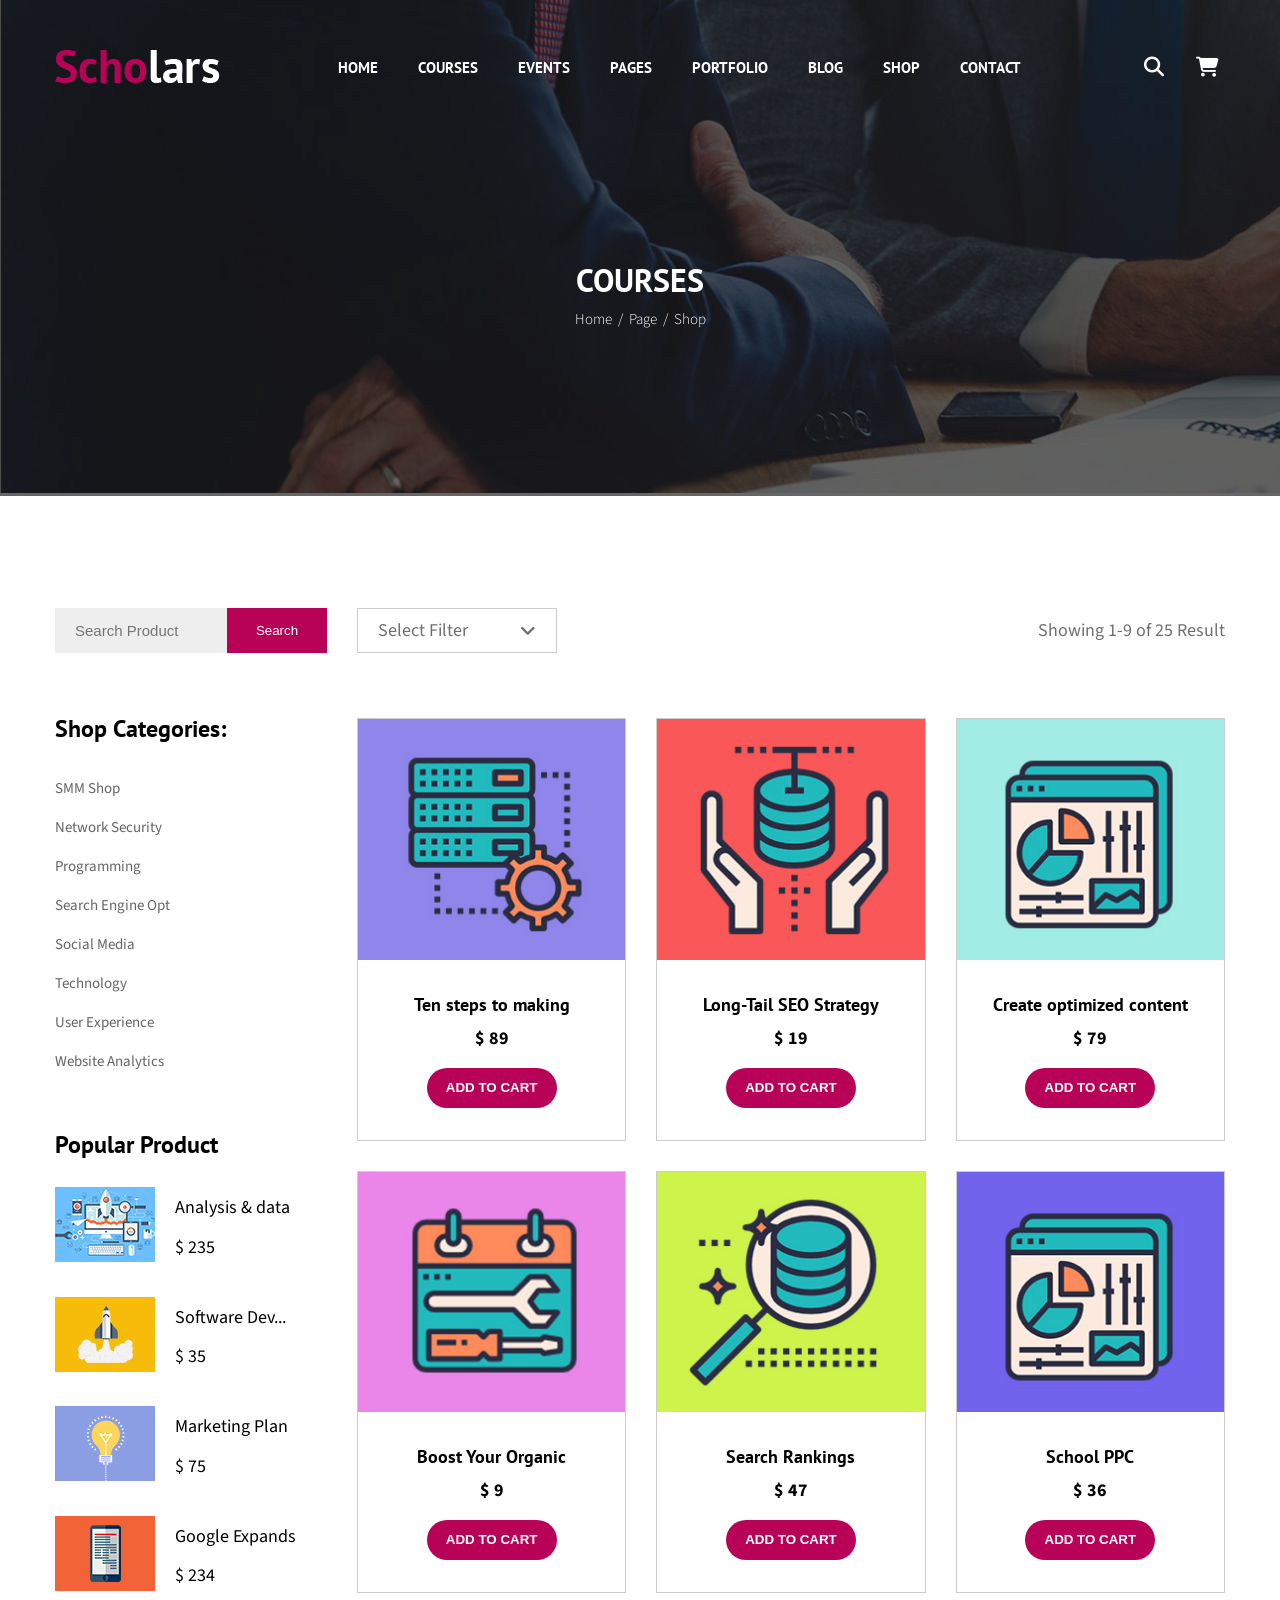
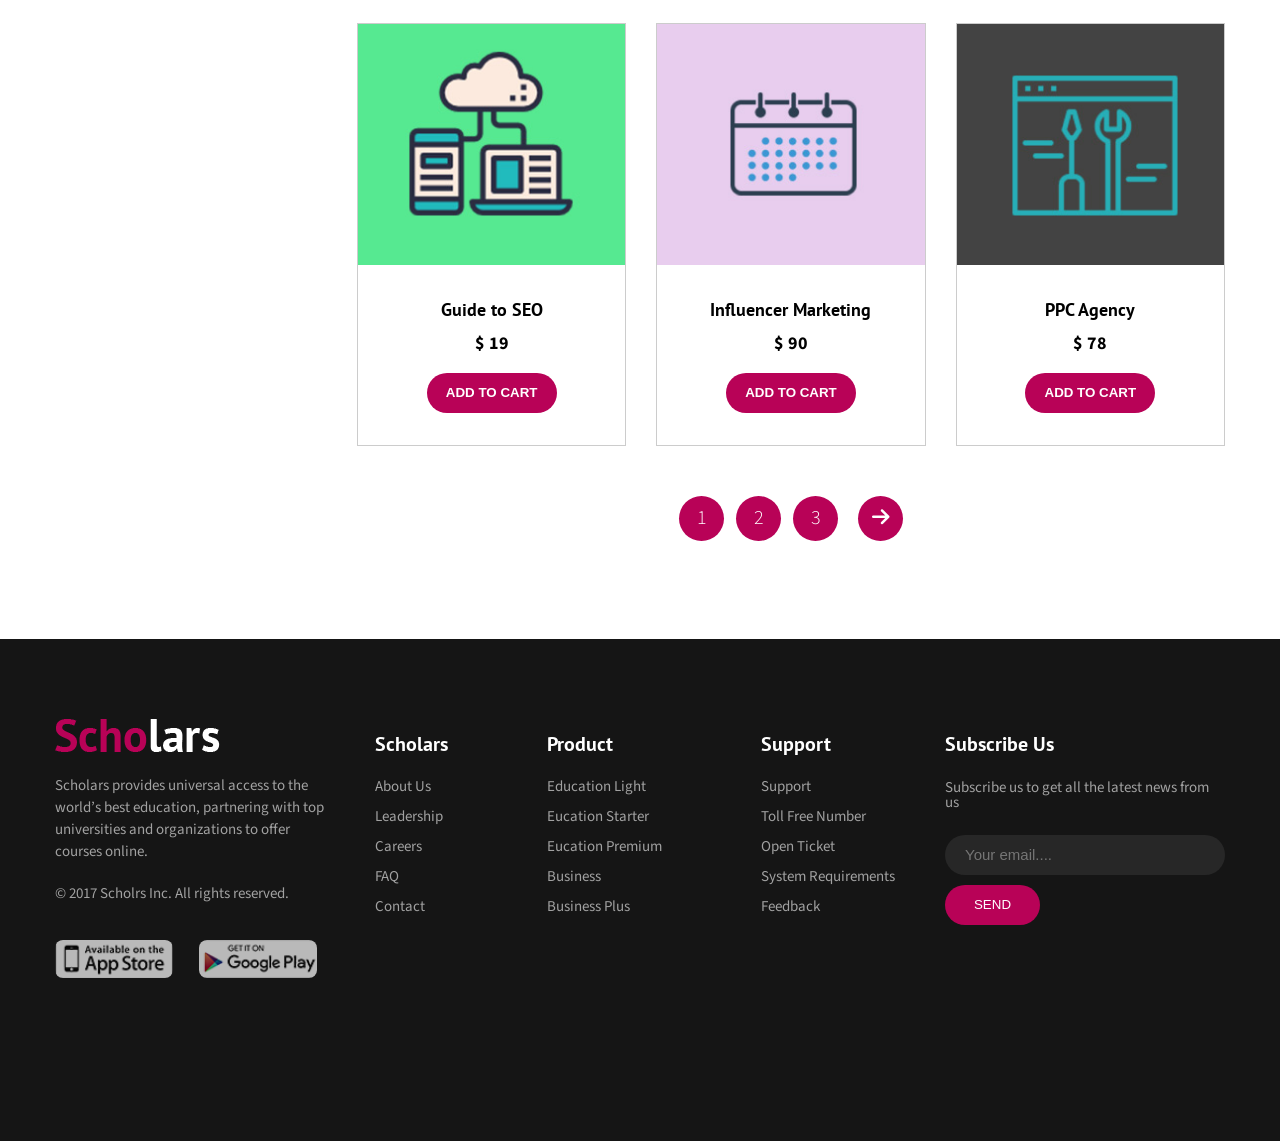
<file: shop.html>
<!DOCTYPE html>
<html lang="en">
  <head>
    <meta charset="UTF-8" />
    <meta name="viewport" content="width=device-width, initial-scale=1.0" />
    <title>Scholars - Education, University & LMS HTML Template</title>
    <link rel="stylesheet" href="./assets/css/reset.css" />
    <link rel="stylesheet" href="./assets/css/style.css" />
    <link rel="preconnect" href="https://fonts.googleapis.com" />
    <link rel="preconnect" href="https://fonts.gstatic.com" crossorigin />
    <link
      href="https://fonts.googleapis.com/css2?family=PT+Sans:ital,wght@0,400;0,700;1,400;1,700&family=Source+Sans+3:ital,wght@0,200..900;1,200..900&display=swap"
      rel="stylesheet"
    />
    <link
      rel="stylesheet"
      href="https://cdnjs.cloudflare.com/ajax/libs/font-awesome/6.7.2/css/all.min.css"
      integrity="sha512-Evv84Mr4kqVGRNSgIGL/F/aIDqQb7xQ2vcrdIwxfjThSH8CSR7PBEakCr51Ck+w+/U6swU2Im1vVX0SVk9ABhg=="
      crossorigin="anonymous"
      referrerpolicy="no-referrer"
    />
  </head>
  <body>
    <div class="wrapper">
      <div class="header">
        <div class="inner">
          <div class="container header-container">
            <div class="wrapper-header">
              <a href="./index.html"
                ><img src="./assets/img/logo.png" alt="Logo Scholars"
              /></a>
              <div class="wrapper-nav">
                <ul class="nav-list">
                  <li>
                    <a href="./index.html"> HOME </a>
                    <ul class="nav-sublist">
                      <li>
                        <a href="#" class="sublist-item">Home Version One</a>
                      </li>
                      <li>
                        <a href="#" class="sublist-item">Home Version Two</a>
                      </li>
                      <li>
                        <a href="#" class="sublist-item"
                          >Home Video Background</a
                        >
                      </li>
                    </ul>
                  </li>
                  <li>
                    <a href="./course.html">COURSES</a>
                    <ul class="nav-sublist">
                      <li>
                        <a href="#" class="sublist-item">Coruse colum 2</a>
                      </li>
                      <li>
                        <a href="#" class="sublist-item">Coruse colum 3</a>
                      </li>
                      <li>
                        <a href="#" class="sublist-item">Coruse details</a>
                      </li>
                    </ul>
                  </li>
                  <li>
                    <a href="#">EVENTS</a>
                    <ul class="nav-sublist">
                      <li>
                        <a href="#" class="sublist-item">Event list</a>
                      </li>
                      <li>
                        <a href="#" class="sublist-item">Event grid</a>
                      </li>
                      <li>
                        <a href="#" class="sublist-item">event single</a>
                      </li>
                    </ul>
                  </li>
                  <li>
                    <a href="#">PAGES</a>
                    <ul class="nav-sublist">
                      <li><a href="#" class="sublist-item">Our teachers</a></li>
                      <li>
                        <a href="#" class="sublist-item">teachers profile</a>
                      </li>
                      <li><a href="#" class="sublist-item">About Us</a></li>
                      <li><a href="#" class="sublist-item">Error page</a></li>
                      <li><a href="#" class="sublist-item">FAQ Page</a></li>
                      <li><a href="#" class="sublist-item">Login</a></li>
                      <li><a href="#" class="sublist-item">sign up</a></li>
                    </ul>
                  </li>
                  <li>
                    <a href="#">PORTFOLIO</a>
                    <ul class="nav-sublist">
                      <li>
                        <a href="#" class="sublist-item">portfolio 2 column</a>
                      </li>
                      <li>
                        <a href="#" class="sublist-item">portfolio 3 column</a>
                      </li>
                      <li>
                        <a href="#" class="sublist-item">portfolio 4 column</a>
                      </li>
                    </ul>
                  </li>
                  <li>
                    <a href="#">BLOG</a>
                    <ul class="nav-sublist">
                      <li><a href="#" class="sublist-item">Blog page</a></li>
                      <li>
                        <a href="#" class="sublist-item">Block details</a>
                      </li>
                    </ul>
                  </li>
                  <li>
                    <a href="#">Shop</a>
                    <ul class="nav-sublist">
                      <li><a href="#" class="sublist-item">Shop page</a></li>
                      <li>
                        <a href="#" class="sublist-item">shop details</a>
                      </li>
                    </ul>
                  </li>
                  <li><a href="#">CONTACT</a></li>
                </ul>
              </div>
              <div class="wrapper-action">
                <button><i class="fa-solid fa-magnifying-glass"></i></button>
                <button><i class="fa-solid fa-cart-shopping"></i></button>
              </div>
            </div>
            <div class="wrapper-breadcrumb">
              <h1 class="heading">COURSES</h1>
              <ul class="breadcrumb">
                <li><a href="./index.html">Home</a></li>
                <li><a href="#">Page</a></li>
                <li>Shop</li>
              </ul>
            </div>
          </div>
        </div>
      </div>

      <main>
        <div class="container">
          <div class="inner-shop">
            <div class="shop-left">
              <form class="search-form" action="">
                <input type="text" placeholder="Search Product" />
                <button>Search</button>
              </form>

              <h2 class="title">Shop Categories:</h2>
              <ul class="categories-list">
                <li><a href="#" class="categories-item">SMM Shop</a></li>
                <li>
                  <a href="#" class="categories-item">Network Security </a>
                </li>
                <li><a href="#" class="categories-item">Programming </a></li>
                <li>
                  <a href="#" class="categories-item">Search Engine Opt</a>
                </li>
                <li><a href="#" class="categories-item">Social Media</a></li>
                <li><a href="#" class="categories-item">Technology</a></li>
                <li>
                  <a href="#" class="categories-item">User Experience </a>
                </li>
                <li>
                  <a href="#" class="categories-item">Website Analytics </a>
                </li>
              </ul>

              <h2 class="title">Popular Product</h2>
              <ul class="popular-list">
                <li>
                  <a href="#" class="popular-item">
                    <img
                      src="./assets/img/popular1.jpg"
                      alt="thumnail"
                      class="thumb-pop"
                    />
                    <div class="content">
                      <span class="name">Analysis & data</span>
                      <span class="cost">$ 235</span>
                    </div>
                  </a>
                </li>
                <li>
                  <a href="#" class="popular-item">
                    <img
                      src="./assets/img/popular2.jpg"
                      alt="thumnail"
                      class="thumb-pop"
                    />
                    <div class="content">
                      <span class="name">Software Dev...</span>
                      <span class="cost">$ 35</span>
                    </div>
                  </a>
                </li>
                <li>
                  <a href="#" class="popular-item">
                    <img
                      src="./assets/img/popular3.jpg"
                      alt="thumnail"
                      class="thumb-pop"
                    />
                    <div class="content">
                      <span class="name">Marketing Plan</span>
                      <span class="cost">$ 75</span>
                    </div>
                  </a>
                </li>
                <li>
                  <a href="#" class="popular-item">
                    <img
                      src="./assets/img/popular4.jpg"
                      alt="thumnail"
                      class="thumb-pop"
                    />
                    <div class="content">
                      <span class="name">Google Expands </span>
                      <span class="cost">$ 234</span>
                    </div>
                  </a>
                </li>
              </ul>
            </div>
            <div class="shop-main">
              <div class="filter-box">
                <a href="" class="filter">
                  Select Filter
                  <i class="fa-solid fa-angle-down"></i>
                </a>
                <span>Showing 1-9 of 25 Result</span>
                <ul class="list-filter">
                  <li><a href="#" class="filter-item">Select Filter</a></li>
                  <li><a href="#" class="filter-item">By Price</a></li>
                  <li><a href="#" class="filter-item">By category</a></li>
                  <li><a href="#" class="filter-item">By date</a></li>
                </ul>
              </div>

              <ul class="product-list">
                <li class="product-item">
                  <a href="" class="img-thumb">
                    <img src="./assets/img/product1.jpg" alt="product" />
                  </a>
                  <div class="info">
                    <h3 class="name">Ten steps to making</h3>
                    <span class="cost">$ 89</span>
                    <button class="btn btn-cost btn-product">
                      Add to cart
                    </button>
                  </div>
                </li>
                <li class="product-item">
                  <a href="" class="img-thumb">
                    <img src="./assets/img/product2.jpg" alt="product" />
                  </a>
                  <div class="info">
                    <h3 class="name">Long-Tail SEO Strategy</h3>
                    <span class="cost">$ 19</span>
                    <button class="btn btn-cost btn-product">
                      Add to cart
                    </button>
                  </div>
                </li>
                <li class="product-item">
                  <a href="" class="img-thumb">
                    <img src="./assets/img/product3.jpg" alt="product" />
                  </a>
                  <div class="info">
                    <h3 class="name">Create optimized content</h3>
                    <span class="cost">$ 79</span>
                    <button class="btn btn-cost btn-product">
                      Add to cart
                    </button>
                  </div>
                </li>
                <li class="product-item">
                  <a href="" class="img-thumb">
                    <img src="./assets/img/product4.jpg" alt="product" />
                  </a>
                  <div class="info">
                    <h3 class="name">Boost Your Organic</h3>
                    <span class="cost">$ 9</span>
                    <button class="btn btn-cost btn-product">
                      Add to cart
                    </button>
                  </div>
                </li>
                <li class="product-item">
                  <a href="" class="img-thumb">
                    <img src="./assets/img/product5.jpg" alt="product" />
                  </a>
                  <div class="info">
                    <h3 class="name">Search Rankings</h3>
                    <span class="cost">$ 47</span>
                    <button class="btn btn-cost btn-product">
                      Add to cart
                    </button>
                  </div>
                </li>
                <li class="product-item">
                  <a href="" class="img-thumb">
                    <img src="./assets/img/product6.jpg" alt="product" />
                  </a>
                  <div class="info">
                    <h3 class="name">School PPC</h3>
                    <span class="cost">$ 36</span>
                    <button class="btn btn-cost btn-product">
                      Add to cart
                    </button>
                  </div>
                </li>
                <li class="product-item">
                  <a href="" class="img-thumb">
                    <img src="./assets/img/product7.jpg" alt="product" />
                  </a>
                  <div class="info">
                    <h3 class="name">Guide to SEO</h3>
                    <span class="cost">$ 19</span>
                    <button class="btn btn-cost btn-product">
                      Add to cart
                    </button>
                  </div>
                </li>
                <li class="product-item">
                  <a href="" class="img-thumb">
                    <img src="./assets/img/product8.jpg" alt="product" />
                  </a>
                  <div class="info">
                    <h3 class="name">Influencer Marketing</h3>
                    <span class="cost">$ 90</span>
                    <button class="btn btn-cost btn-product">
                      Add to cart
                    </button>
                  </div>
                </li>
                <li class="product-item">
                  <a href="" class="img-thumb">
                    <img src="./assets/img/product9.jpg" alt="product" />
                  </a>
                  <div class="info">
                    <h3 class="name">PPC Agency</h3>
                    <span class="cost">$ 78</span>
                    <button class="btn btn-cost btn-product">
                      Add to cart
                    </button>
                  </div>
                </li>
              </ul>
              <ul class="shop-pagination">
                <li><a href="#" class="btn btn-cost btn-shoppage">1</a></li>
                <li><a href="#" class="btn btn-cost btn-shoppage">2</a></li>
                <li><a href="#" class="btn btn-cost btn-shoppage">3</a></li>
                <li>
                  <a href="#" class="btn btn-cost btn-shoppage">
                    <i class="fa-solid fa-arrow-right"></i>
                  </a>
                </li>
              </ul>
            </div>
          </div>
        </div>
      </main>

      <div class="footer">
        <div class="container">
          <div class="inner">
            <div class="footer-about">
              <a href="./index.html"
                ><img class="logo" src="./assets/img/logo.png" alt="logo"
              /></a>
              <p>
                Scholars provides universal access to the world’s best
                education, partnering with top universities and organizations to
                offer courses online.
              </p>
              <p>&copy; 2017 Scholrs Inc. All rights reserved.</p>
              <div class="download-img">
                <a href="#"
                  ><img
                    class="app"
                    src="./assets/img/android.png"
                    alt="android"
                /></a>
                <a href="#"
                  ><img class="app" src="./assets/img/apple.png" alt="apple"
                /></a>
              </div>
            </div>
            <div class="footer-menu">
              <div>
                <h4 class="menu-title">Scholars</h4>
                <ul class="menu-list">
                  <li><a href="#">About Us</a></li>
                  <li><a href="#">Leadership</a></li>
                  <li><a href="#">Careers</a></li>
                  <li><a href="#">FAQ</a></li>
                  <li><a href="#">Contact</a></li>
                </ul>
              </div>
              <div>
                <h4 class="menu-title">Product</h4>
                <ul class="menu-list">
                  <li><a href="#">Education Light</a></li>
                  <li><a href="#">Eucation Starter</a></li>
                  <li><a href="#">Eucation Premium</a></li>
                  <li><a href="#">Business</a></li>
                  <li><a href="#">Business Plus</a></li>
                </ul>
              </div>
              <div>
                <h4 class="menu-title">Support</h4>
                <ul class="menu-list">
                  <li><a href="#">Support</a></li>
                  <li><a href="#">Toll Free Number</a></li>
                  <li><a href="#">Open Ticket</a></li>
                  <li><a href="#">System Requirements</a></li>
                  <li><a href="#">Feedback</a></li>
                </ul>
              </div>
            </div>
            <div class="footer-sub">
              <h4 class="menu-title">Subscribe Us</h4>
              <span>Subscribe us to get all the latest news from us</span>

              <form class="footer-mail" action="">
                <input type="email" placeholder="Your email...." />
              </form>
              <button class="btn btn-mail">send</button>
            </div>
          </div>
        </div>
      </div>
    </div>
  </body>
</html>
</file>
<file: assets/css/style.css>
:root {
  --primary-color: #b80257;
  --second-color: #783df0;
}

* {
  box-sizing: border-box;
}

html {
  font-size: 62.5%;
}

body {
  font-size: 1.5rem;
  font-family: "Source Sans 3", sans-serif;
}

h1,
h2,
h3,
h4,
h5,
h6 {
  font-family: "PT Sans", sans-serif;
}
strong,
b {
  font-weight: bold;
}
em,
i {
  font-style: italic;
}

button {
  border: none;
  background-color: transparent;
  cursor: pointer;
}
input {
  color: inherit;
  font-size: inherit;
}

a {
  font-size: inherit;
  color: inherit;
}

/* --------header---------- */
.header {
  display: flex;
  width: 100%;
  height: 496px;
  background: url(../img/banner-2.jpg) no-repeat;
}

.header .inner {
  width: 100%;
  background: rgba(0, 0, 0, 0.6);
  display: flex;
}

.container {
  width: 1170px;
  margin-right: auto;
  margin-left: auto;
}

.wrapper-header {
  display: flex;
  align-items: center;
  margin-top: 40px;
  justify-content: space-between;
}
.header-container {
  display: flex;
  flex-direction: column;
}
.nav-list {
  display: flex;
}
.nav-list a {
  text-decoration: none;
  text-transform: uppercase;
  color: #fff;
  display: inline-block;
  font-weight: 700;
  font-size: 1.5rem;
  font-family: "PT Sans", sans-serif;
  padding: 20px;
  letter-spacing: 1.1;
}
.nav-list li {
  position: relative;
}
.nav-list li:hover .nav-sublist {
  opacity: 1;
  transform: scaleY(1);
  visibility: visible;
}

.nav-list .nav-sublist {
  position: absolute;
  background-color: #fff;
  min-width: 220px;
  visibility: hidden;
  /* overflow: hidden; */
  transform: scaleY(0);
  transform-origin: top center;
  transition: opacity, transform, visibility, 0.5s ease;
}
.nav-sublist li:hover {
  background-color: var(--primary-color);
}
.nav-sublist a:hover {
  color: #fff;
  transform: translateX(5px);
}
.nav-sublist .sublist-item {
  color: #00000099;
  font-family: "Source Sans 3", sans-serif;
  font-size: 16px;
  font-weight: normal;
  line-height: 45px;
  text-transform: capitalize;
  padding: 0 20px;
  transition: transform 0.4s ease;
}
.nav-sublist li + li {
  border-top: 1px solid rgba(0, 0, 0, 0.1);
}

.wrapper-action {
  display: flex;
  gap: 20px;
}
.wrapper-action button {
  font-size: 2rem;
  color: #fff;
}
.wrapper-breadcrumb {
  height: 100%;
  flex-grow: 1;
  display: flex;
  justify-content: center;
  align-items: center;
  flex-direction: column;
  color: #fff;
  gap: 16px;
}
.breadcrumb a {
  transition: color 0.6s ease;
}

.breadcrumb a:hover {
  color: var(--second-color);
}

h1.heading {
  font-size: 3.2rem;
  font-weight: 700;
}
.breadcrumb {
  display: flex;
}
.breadcrumb {
  font-weight: 300;
}
.breadcrumb a {
  text-decoration: none;
}
.breadcrumb li + li::before {
  content: "/";
  padding: 0 6px;
}

.main .inner {
  min-height: 100px;
  display: flex;
  padding-top: 110px;
}

.main-left {
  width: 270px;
  /* padding: 0 15px; */
}

.main-left .form-search {
  border: 1px solid rgba(0, 0, 0, 0.09);
  border-radius: 20px;
  height: 43px;
  display: flex;
  align-items: center;
  overflow: hidden;
  color: #585454;
}

.form-search input {
  border: none;
  outline: none;
  padding-left: 20px;
  flex: 1;
}
.form-search button {
  padding: 0 20px;
  align-self: stretch;
}

.menu-title {
  margin-top: 32px;
  font-weight: 700;
}

.menu-sidebar {
  margin-top: 20px;
  border: 1px solid #00000019;
}

.menu-sidebar li:hover a {
  transform: translateX(10px);
  color: #783df0;
}

.sidebar-item {
  display: block;
  text-decoration: none;
  padding: 0 24px;
  color: #585454;
  line-height: 40px;
  transition: transform 0.3s ease-in-out;
}
.menu-sidebar li + li {
  border-top: 1px solid #00000019;
}

.main-content {
  flex-grow: 1;
}
.topics {
  display: flex;
  justify-content: center;
  gap: 18px;
}
.topics a {
  text-decoration: none;
  display: inline-block;
  height: 30px;
  padding: 0 14px;
  line-height: 30px;
  transition: background-color 0.3s ease;
  border-radius: 15px;
}
.topics a:hover {
  background-color: var(--second-color);
  color: #fff;
}
.active {
  border-radius: 15px;
  background-color: #783df0;
  color: #fff;
}

.course-list {
  margin-top: 70px;
  margin-left: 30px;
  display: flex;
  flex-wrap: wrap;
  gap: 30px;
}

.course-item {
  width: calc(100% / 3 - 30px);
  min-height: 400px;
  /* background-color: orange; */
  border: 1px solid #0000000d;
  overflow: hidden;
}
.course-item .thumbnail {
  aspect-ratio: 1/0.8;
  display: block;
  overflow: hidden;
  position: relative;
}

.course-item .course-sale::after {
  display: flex;
  justify-content: center;
  /* align-items: center; */
  /* text-align: center; */
  content: "\e0b7";
  font-family: "FontAwesome";
  color: #fff;
  background-color: var(--primary-color);
  position: absolute;
  width: 100px;
  height: 100px;
  top: -64px;
  right: -54px;
  font-size: 1.6rem;
  font-weight: 300;
  transform: rotate(35deg);
  line-height: 167px;
}

.course-item .thumb {
  width: 100%;
  height: 100%;
  object-fit: cover;
  transition: transform 0.4s ease-in;
}

.course-item:hover .thumb {
  transform: scale(1.2);
}
.course-item:hover .info .title {
  color: var(--primary-color);
}
.course-item .info {
  display: flex;
  padding: 20px;
  gap: 30px;
  flex-direction: column;
  justify-content: space-between;
}
.info .desc {
  line-height: 22px;
}
.course-item .title {
  font-size: 1.7rem;
  font-weight: 700;
  line-height: 24px;
  display: -webkit-box;
  -webkit-line-clamp: 2;
  -webkit-box-orient: vertical;
  overflow: hidden;
}
.course-item .bottom {
  display: flex;
  align-items: center;
  justify-content: space-between;
}
.bottom .avatar {
  width: 40px;
  height: 40px;
  border-radius: 50%;
  display: inline-block;
  object-fit: cover;
}
/* .bottom a {
  position: relative;
} */
.btn {
  padding: 0 10px;
  text-decoration: none;
  display: inline-block;
  min-width: 66px;
  line-height: 32px;
  border-radius: 30px;
  text-transform: uppercase;
  text-align: center;
  color: #fff;
}

.btn-free:hover,
.btn-cost:hover {
  transform: translateY(-5px);
}
.btn-free:hover::before,
.btn-cost:hover:before {
  opacity: 1;
  visibility: visible;
  top: 120%;
}
.btn-free::before,
.btn-cost::before {
  content: "";
  position: absolute;
  width: 80%;
  height: 10px;
  visibility: hidden;
  left: 8px;
  opacity: 0;
  top: 80%;
  border-radius: 20px;
  /* background: rgba(0, 0, 0, 0.6);
  background-color: #151515;
  filter: blur(7px); */
  background: radial-gradient(
    ellipse at center,
    rgba(0, 0, 0, 0.35) 0%,
    rgba(0, 0, 0, 0) 80%
  );
  transition: top, visibility, opacity, 0.3s ease-in-out;
}

.btn-product::before {
  width: 80%;
  left: 14px;
}

.btn-free {
  transition: transform 0.4s ease;
  background-color: var(--second-color);
  position: relative;
}
.btn-cost {
  transition: transform 0.4s ease;

  background-color: var(--primary-color);
  font-weight: 700;
  position: relative;
}
.btn-mail {
  background-color: var(--primary-color);
  width: 95px;
  height: 40px;
  transition: background-color 0.4s ease-out;
}
.btn-mail:hover {
  background-color: #fff;
  color: var(--primary-color);
}

.course-pagination {
  display: flex;
  gap: 10px;
  margin: 78px 0 0 30px;
  padding-bottom: 106px;
}
.btn-page {
  color: #ccc;
  background-color: transparent;
  min-width: 29px;
  height: 29px;
  border-radius: 8px;
  border: 1px solid #ccc;
}
.btn-next {
  width: 58px;
  height: 29px;
  background-color: var(--second-color);
  color: #fff;
  border-radius: 8px;
}

.page-active {
  border-color: var(--second-color);
  color: var(--second-color);
}

.footer {
  background-color: #151515;
  padding: 80px 0 160px;
}
.footer .inner {
  display: flex;
  color: #ffffff99;
}
.footer-about {
  width: 270px;
}
.footer-about .logo {
  width: 165px;
}

.footer-about p {
  margin-top: 20px;
  line-height: 22px;
}
.footer-about .app {
  width: 118px;
  height: 38px;
  object-fit: cover;
  border-radius: 8px;
}

.footer .download-img {
  display: flex;
  gap: 26px;
  margin-top: 35px;
}
.footer-menu {
  display: flex;
  justify-content: space-around;
  flex: 1;
}
.footer .menu-title {
  margin-top: 15px;
  font-size: 2rem;
  color: #fff;
}
.footer-menu .menu-list {
  margin-top: 18px;
}
.footer-menu a {
  text-decoration: none;
  line-height: 30px;
  transition: color 0.5s ease;
}
.footer-menu a:hover {
  color: var(--primary-color);
}

.footer-sub {
  width: 280px;
}
.footer-sub span {
  display: block;
  margin-top: 26px;
}
.footer-mail {
  width: 100%;
  /* height: 40px; */
  background: #272727;
  display: flex;
  flex-direction: column;
  border-radius: 20px;
  margin-top: 25px;
  margin-bottom: 10px;
}
.footer-sub input {
  width: 100%;
  background-color: transparent;
  border: none;
  outline: none;
  height: 40px;
  padding: 0 20px;
}

/* ----------shop page------- */
.inner-shop {
  padding-top: 112px;
  display: flex;
  padding-bottom: 98px;
  gap: 30px;
}

.shop-left {
  width: 272px;
}

.search-form {
  display: flex;
  height: 45px;
  background-color: #eeeeee;
}
.search-form input {
  width: 100%;
  border: none;
  outline: none;
  background-color: transparent;
  padding: 0 20px;
  flex: 1;
}

.search-form button {
  width: 100px;
  background-color: var(--primary-color);
  color: #fff;
}
.shop-left h2 {
  margin-top: 64px;
  font-size: 2.4rem;
  font-weight: 700;
}
.categories-list {
  margin-top: 40px;
}
.categories-item {
  text-decoration: none;
  margin-top: 24px;
  display: block;
  color: #242222b3;
  transition: color 0.5s ease;
}
.categories-item:hover {
  color: var(--primary-color);
}

.popular-list {
  margin-top: 30px;
}

.popular-item {
  display: flex;
  text-decoration: none;
  font-size: 1.8rem;
}
.popular-item .thumb-pop {
  width: 100px;
  height: 75px;
  object-fit: cover;
}

.popular-item .content {
  display: flex;
  padding: 10px 20px;
  flex-direction: column;
}
.popular-item .name {
  white-space: nowrap;
  overflow: hidden;
  text-overflow: ellipsis;
  line-height: 1.2;
  transition: color 0.5s ease;
}
.popular-item .content .cost {
  margin-top: 20px;
}

.popular-item:hover .name {
  color: var(--primary-color);
}

.popular-list li + li {
  margin-top: 30px;
}

.shop-main {
  flex: 1;
}
.filter-box {
  display: flex;
  align-items: center;
  position: relative;
  justify-content: space-between;
  color: #6f6f6f;
  font-size: 1.8rem;
}
.filter-box:hover .list-filter {
  visibility: visible;
  opacity: 1;
  transform: translateY(1);
}
.list-filter {
  position: absolute;
  top: 100%;
  left: 0;
  width: 200px;
  z-index: 1;
  background-color: #fff;
  transform: translateY(0);
  opacity: 0;
  /* padding: 0 20px; */
  visibility: hidden;
  box-shadow: 2px 2px 10px 0px #686868;
  transition: transform, visivility, opacity, 0.5s ease;
}
.list-filter .filter-item {
  display: block;
  text-decoration: none;
  font-size: 1.4rem;
  padding: 0 20px;
  line-height: 40px;
  text-transform: capitalize;
  transition: background-color, color, 0.4s ease;
}
.list-filter .filter-item:hover {
  background-color: var(--primary-color);
  color: #fff;
}

.filter-box .filter {
  display: flex;
  width: 200px;
  height: 45px;
  border: 1px solid #ccc;
  align-items: center;
  justify-content: space-between;
  text-decoration: none;
  padding: 0 20px;
}
.product-list {
  --colum: 3;
  --space: 30px;
  display: flex;
  flex-wrap: wrap;
  row-gap: var(--space);
  margin-top: 65px;
  margin-left: calc(-1 * var(--space));
}
.product-item {
  width: calc(100% / var(--colum) - var(--space));
  border: 1px solid #ccc;
  margin-left: var(--space);
  /* overflow: hidden; */
}

.product-item .img-thumb {
  aspect-ratio: 1/0.9;
  display: block;
  overflow: hidden;
}

.product-item img {
  width: 100%;
  height: 100%;
  object-fit: cover;
  transition: transform 0.6s ease;
}
.product-item .info {
  display: flex;
  flex-direction: column;
  /* justify-content: center; */
  align-items: center;
  font-size: 1.8rem;
  font-weight: 700;
  width: 100%;
  height: 180px;
}
.product-item .info .name {
  margin-top: 36px;
  /* font-size: 1.8rem; */
}
.product-item .info .cost {
  margin-top: 16px;
}
.product-item:hover img {
  transform: scale(1.2);
}

.btn-product {
  width: 130px;
  height: 40px;
  margin-top: 20px;
}

.shop-pagination {
  display: flex;
  justify-content: center;
  margin-top: 50px;
  gap: 12px;
}
.shop-pagination li:last-child {
  margin-left: 8px;
}
.btn-shoppage {
  min-width: 0;
  width: 45px;
  height: 45px;
  border-radius: 50%;
  line-height: 45px;
  font-size: 2rem;
  font-weight: 300;
}

/* ----------index--------- */
.main-index {
  /* background-color: #783df0; */
  width: 100%;
  height: 100vh;
  display: flex;
  justify-content: center;
  align-items: center;
}
.main-index ul {
  display: flex;
  gap: 40px;
}
.main-index a {
  display: block;
  min-width: 100px;
  padding: 20px;
  border-radius: 10px;
  background-color: #783df0;
  color: #fff;
  font-size: 2rem;
  line-height: 20px;
  text-align: center;
  text-decoration: none;
}

/* --------------------outline-------------- */
.outline-container {
  display: flex;
  flex-direction: column;
  /* align-items: center; */
  min-height: 2500px;
}
.outline-container h1 {
  margin-top: 20px;
  align-self: center;
  font-size: 2.4rem;
  font-weight: 700;
  background-image: linear-gradient(
    90deg,
    rgba(42, 123, 155, 1) 0%,
    rgba(87, 199, 133, 1) 50%,
    rgba(237, 221, 83, 1) 100%
  );
  color: transparent;
  background-clip: text;
}

.list-chapter {
  margin-top: 50px;
  font-size: 1.8rem;
  border: 1px solid rgb(173, 173, 173);
}

.chapter h2,
.sub-chapter li {
  width: 100%;
  height: 40px;
  line-height: 40px;
  padding: 0 30px;
}
.chapter h2 {
  color: #fff;
  font-size: 2rem;
  font-weight: 700;
  position: sticky;
  top: 0;
  padding: 0 20px;
  background: linear-gradient(
    0deg,
    rgba(34, 193, 195, 1) 0%,
    rgba(253, 187, 45, 1) 100%
  );
}
.sub-chapter li + li {
  border-top: 1px solid #00000019;
}
.sub-chapter li span {
  background-color: #3f3f3f0d;
  color: #783df0;
}
</file>
